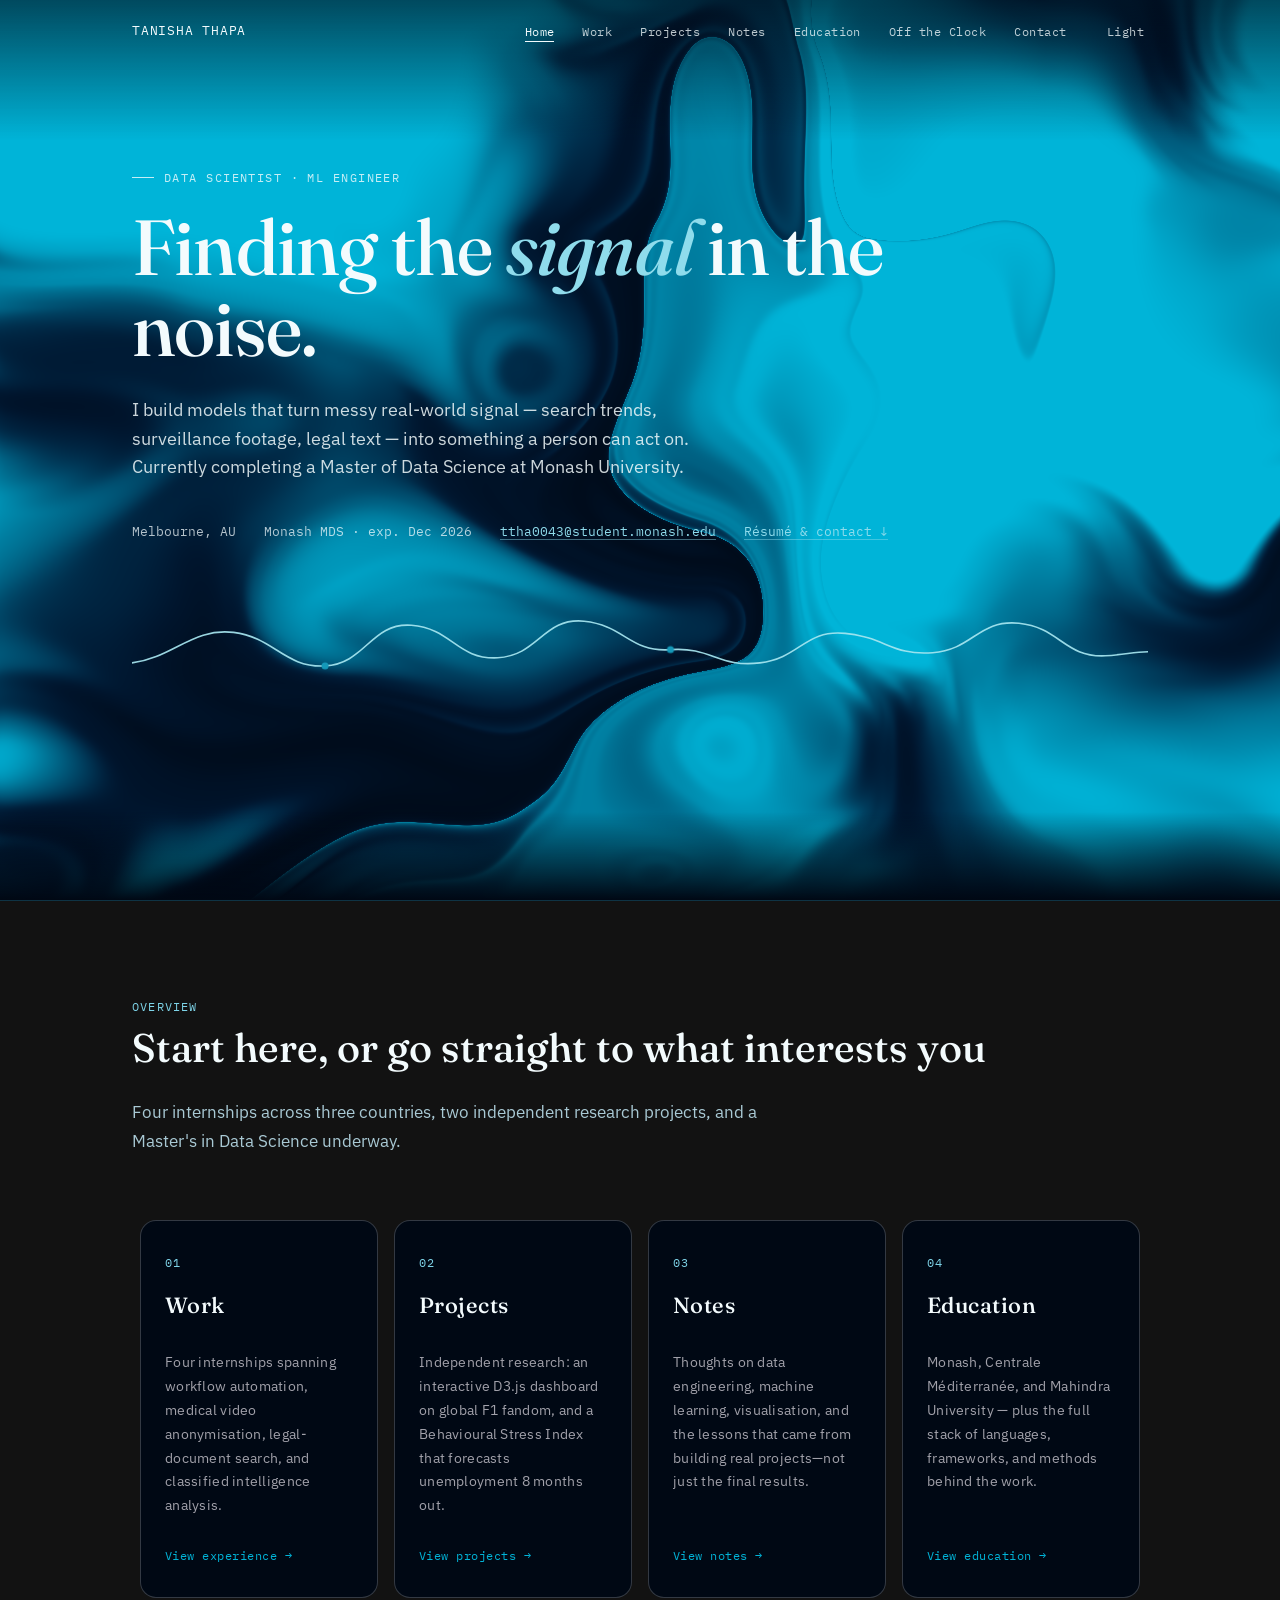
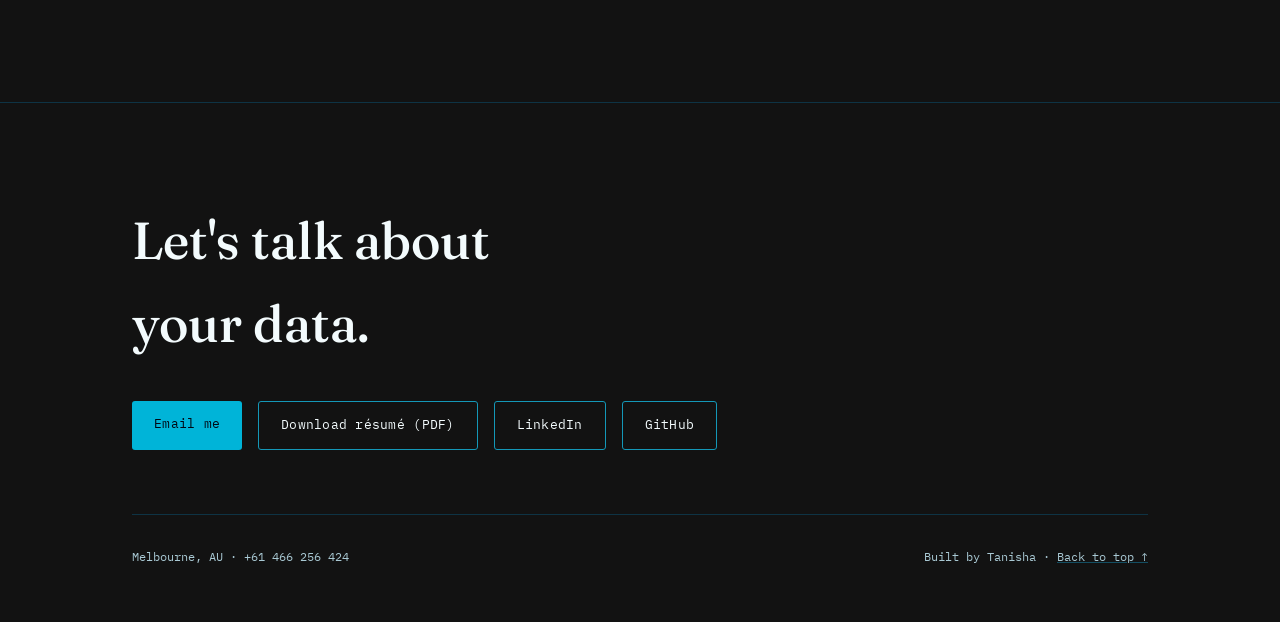
<file: index.html>
<!DOCTYPE html>
<html lang="en">
<head>
<meta charset="UTF-8">
<meta name="viewport" content="width=device-width, initial-scale=1.0">
<title>Tanisha Thapa — Data Scientist / ML Engineer</title>
<meta name="description" content="Portfolio and résumé of Tanisha Thapa, data scientist and ML engineer working across time series, NLP, and computer vision.">
<link rel="stylesheet" href="styles.css">
<script>try{if(localStorage.getItem('theme')==='light')document.documentElement.setAttribute('data-theme','light')}catch(e){}</script>
</head>
<body>

<header class="nav on-hero">
  <div class="nav-inner">
    <a href="index.html" class="nav-name">TANISHA THAPA</a>
    <ul class="nav-links">
      <li><a href="index.html" class="active">Home</a></li>
      <li><a href="work.html">Work</a></li>
      <li><a href="projects.html">Projects</a></li>
      <li><a href="notes.html">Notes</a></li>
      <li><a href="education.html">Education</a></li>
      <li><a href="off-the-clock.html" >Off the Clock</a></li>
      <li><a href="#contact">Contact</a></li>
    </ul>
  </div>
</header>

<main id="top">

  <section class="hero hero-ocean">
    <div class="hero-gradient" aria-hidden="true">
      <canvas id="hero-gradient-canvas"></canvas>
    </div>
    <div class="wrap">
      <p class="eyebrow">Data Scientist · ML Engineer</p>
      <h1 class="headline">Finding the <em>signal</em> in the noise.</h1>
      <p class="hero-sub">I build models that turn messy real-world signal — search trends, surveillance footage, legal text — into something a person can act on. Currently completing a Master of Data Science at Monash University.</p>
      <div class="hero-meta">
        <span>Melbourne, AU</span>
        <span>Monash MDS · exp. Dec 2026</span>
        <span><a href="mailto:ttha0043@student.monash.edu">ttha0043@student.monash.edu</a></span>
        <span><a href="#contact">Résumé &amp; contact ↓</a></span>
      </div>

      <svg class="signal-line" viewBox="0 0 1000 90" preserveAspectRatio="none" aria-hidden="true">
        <path d="M0,55 C40,50 60,20 100,25 C140,30 150,60 190,58 L190,58 C230,56 235,15 275,18 C315,21 320,52 360,50
                 C400,48 405,10 445,14 C485,18 490,45 530,42 L530,42 C570,39 578,60 618,55 C658,50 662,22 702,26
                 C742,30 748,48 788,45 C828,42 833,12 873,16 C913,20 918,50 958,48 C978,47 985,44 1000,44"/>
        <circle class="seam" cx="190" cy="58" r="3.5" style="animation-delay:1.1s"/>
        <circle class="seam" cx="530" cy="42" r="3.5" style="animation-delay:1.6s"/>
      </svg>
    </div>
  </section>

  <section>
    <div class="wrap">
    
    <div class="section-head reveal">
    <div>
        <p class="section-tag">Overview</p>
        <h2 class="section-title">
            Start here, or go straight to what interests you
        </h2>
        <p class="section-note">
            Four internships across three countries, two independent research projects, and a Master's in Data Science underway.
        </p>
    </div>

</div>

      <div class="teaser-grid reveal">
        <div class="teaser-hover" aria-hidden="true"></div>
        <a class="teaser-card" href="work.html">
          <div class="teaser-surface">
            <p class="teaser-num">01</p>
            <h3 class="teaser-title">Work</h3>
            <p>Four internships spanning workflow automation, medical video anonymisation, legal-document search, and classified intelligence analysis.</p>
            <span class="teaser-link">View experience →</span>
          </div>
        </a>
        <a class="teaser-card" href="projects.html">
          <div class="teaser-surface">
            <p class="teaser-num">02</p>
            <h3 class="teaser-title">Projects</h3>
            <p>Independent research: an interactive D3.js dashboard on global F1 fandom, and a Behavioural Stress Index that forecasts unemployment 8 months out.</p>
            <span class="teaser-link">View projects →</span>
          </div>
        </a>
        <a class="teaser-card" href="notes.html">
          <div class="teaser-surface">
            <p class="teaser-num">03</p>
            <h3 class="teaser-title">Notes</h3>
            <p>Thoughts on data engineering, machine learning, visualisation, and the lessons that came from building real projects—not just the final results.</p>
            <span class="teaser-link">View notes →</span>
          </div>
        </a>
        <a class="teaser-card" href="education.html">
          <div class="teaser-surface">
            <p class="teaser-num">04</p>
            <h3 class="teaser-title">Education</h3>
            <p>Monash, Centrale Méditerranée, and Mahindra University — plus the full stack of languages, frameworks, and methods behind the work.</p>
            <span class="teaser-link">View education →</span>
          </div>
        </a>
      </div>
    </div>
  </section>

  <footer id="contact">
    <div class="wrap">
      <h2 class="footer-headline reveal">Let's talk about your data.</h2>
      <div class="footer-actions reveal">
        <a class="btn btn-primary" href="mailto:ttha0043@student.monash.edu">Email me</a>
        <a class="btn btn-ghost" href="Tanisha_Thapa_Resume.pdf" download>Download résumé (PDF)</a>
        <a class="btn btn-ghost" href="https://www.linkedin.com/in/tanisha-thapa-26b1b5231/" target="_blank" rel="noopener">LinkedIn</a>
        <a class="btn btn-ghost" href="https://github.com/dead-phoenix" target="_blank" rel="noopener">GitHub</a>
      </div>
      <div class="footer-bottom">
        <span>Melbourne, AU · +61 466 256 424</span>
        <span>Built by Tanisha · <a href="#top">Back to top ↑</a></span>
      </div>
    </div>
  </footer>

</main>

<script src="script.js"></script>
</body>
</html>
</file>
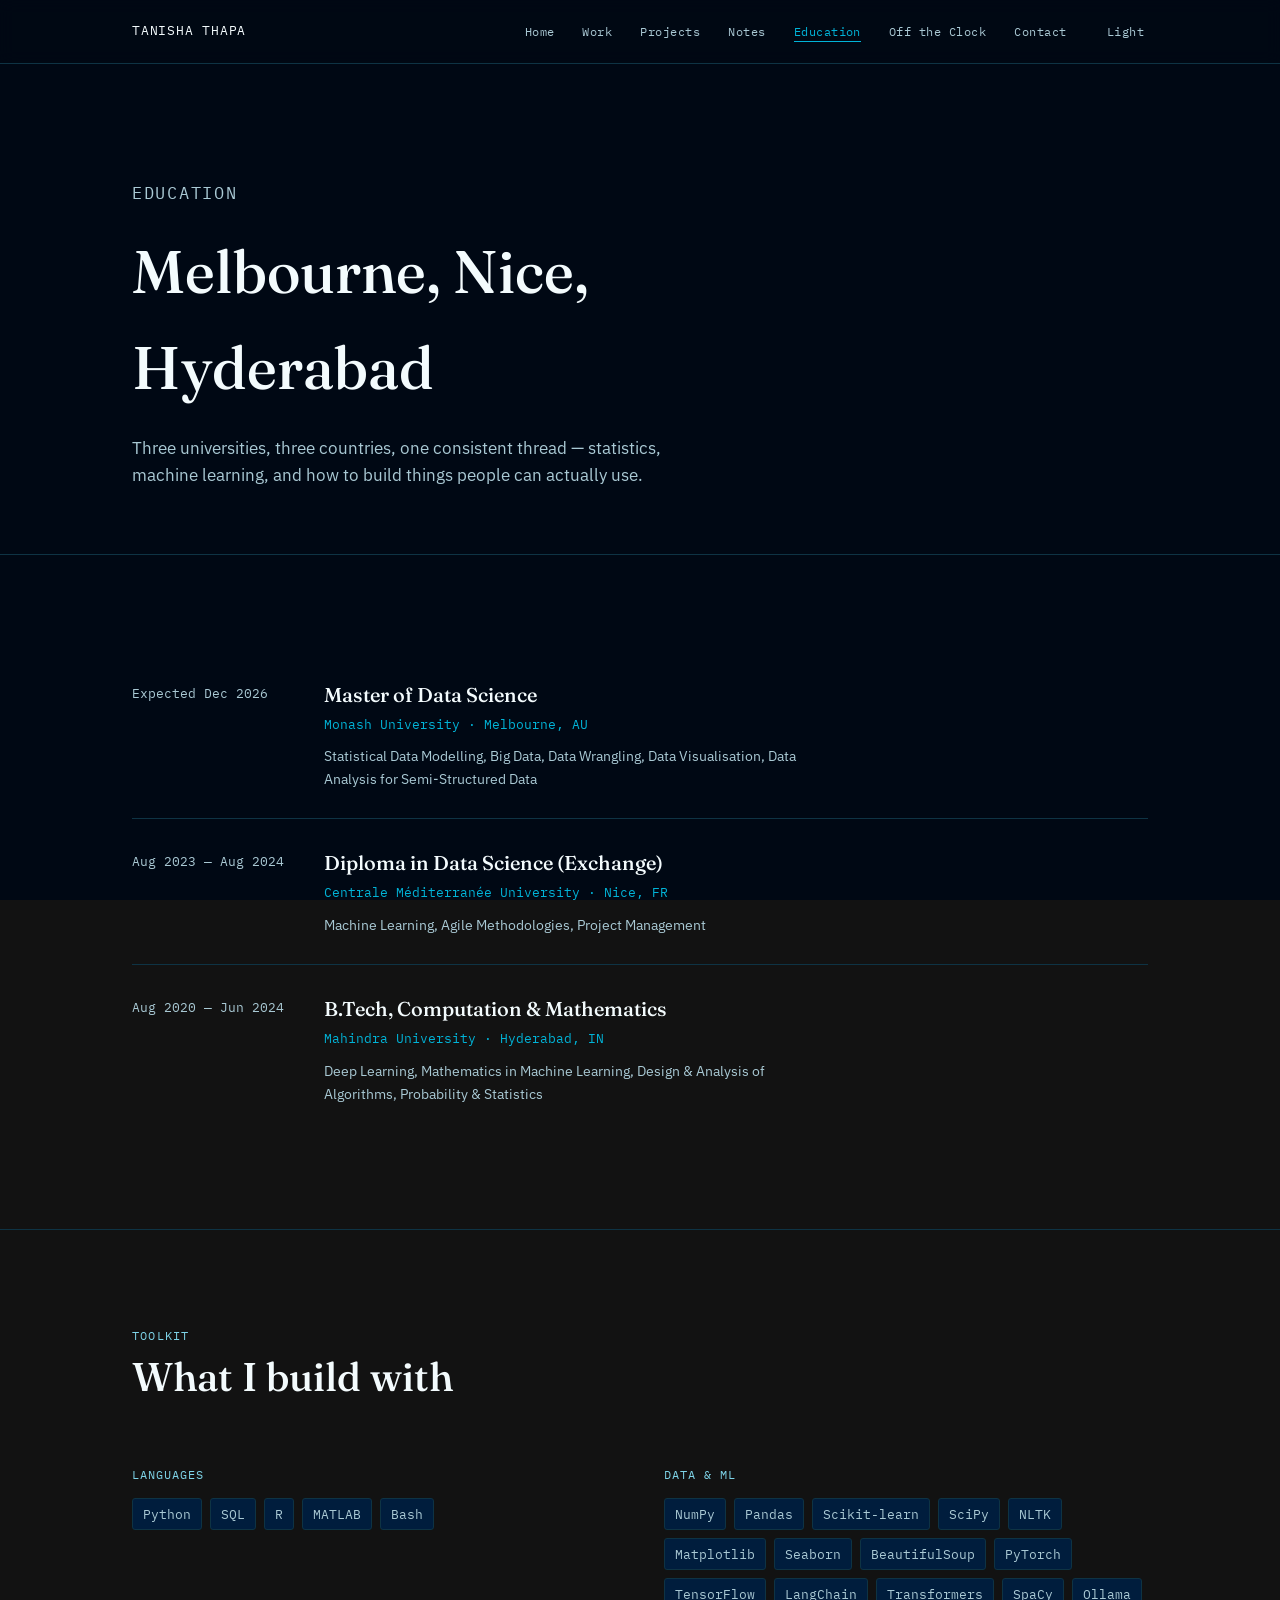
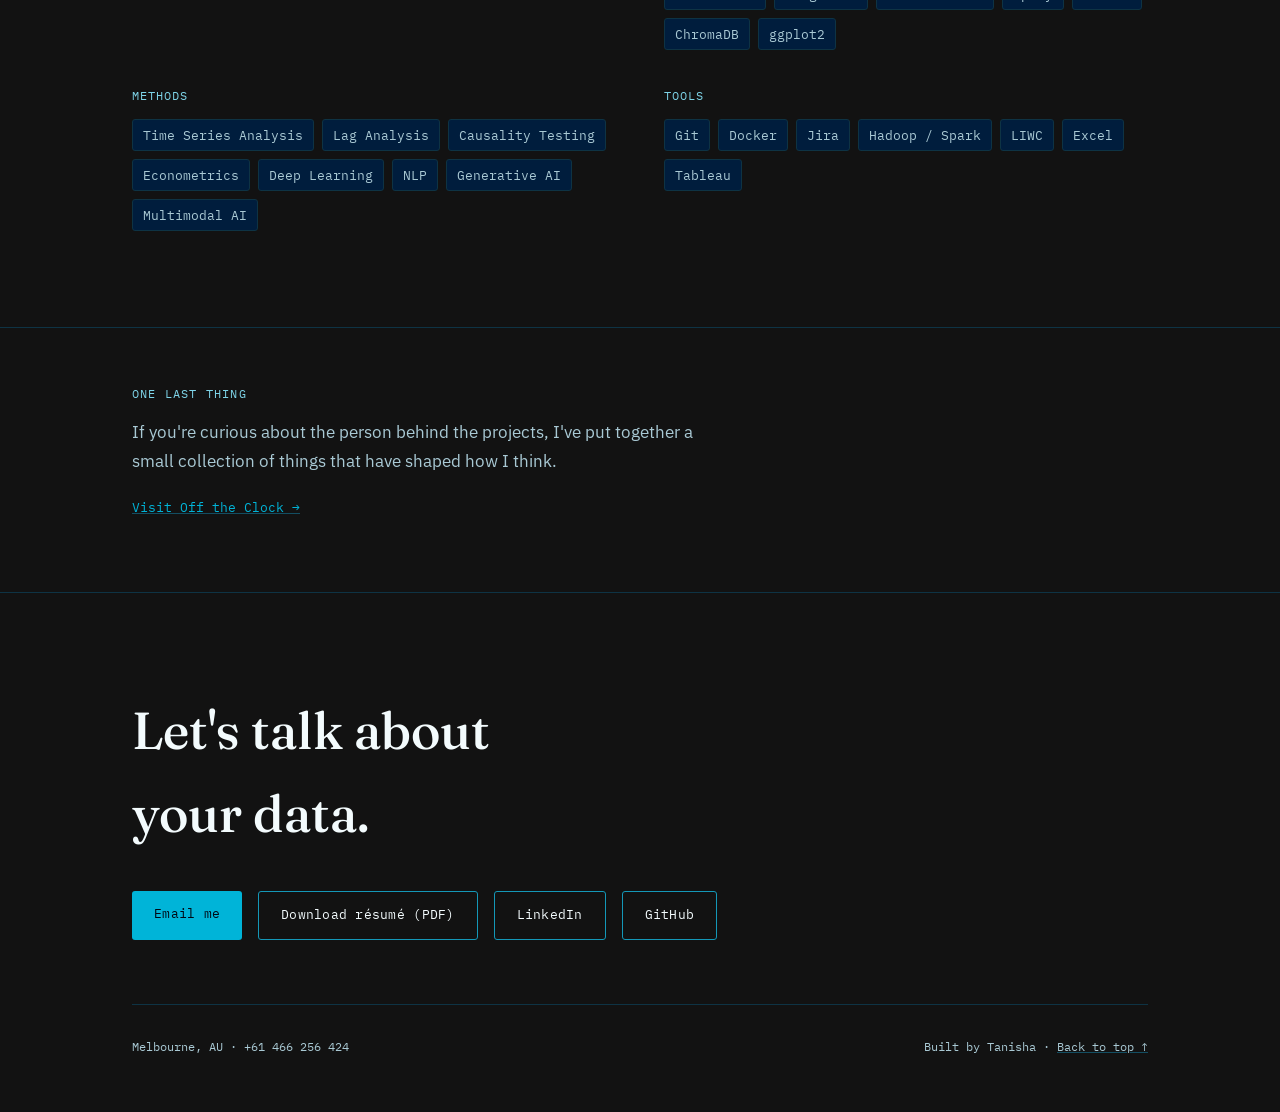
<file: education.html>
<!DOCTYPE html>
<html lang="en">
<head>
<meta charset="UTF-8">
<meta name="viewport" content="width=device-width, initial-scale=1.0">
<title>Education — Tanisha Thapa</title>
<meta name="description" content="Education and technical toolkit of Tanisha Thapa: Monash University, Centrale Méditerranée University, and Mahindra University.">
<link rel="stylesheet" href="styles.css">
<script>try{if(localStorage.getItem('theme')==='light')document.documentElement.setAttribute('data-theme','light')}catch(e){}</script>
</head>
<body>

<header class="nav">
  <div class="nav-inner">
    <a href="index.html" class="nav-name">TANISHA THAPA</a>
    <ul class="nav-links">
      <li><a href="index.html">Home</a></li>
      <li><a href="work.html">Work</a></li>
      <li><a href="projects.html">Projects</a></li>
      <li><a href="notes.html">Notes</a></li>
      <li><a href="education.html" class="active">Education</a></li>
      <li><a href="off-the-clock.html" >Off the Clock</a></li>
      <li><a href="#contact">Contact</a></li>
    </ul>
  </div>
</header>

<main>

  <div class="page-header">
    <div class="wrap">
      <p class="section-tag reveal">Education</p>
      <h1 class="reveal">Melbourne, Nice, Hyderabad</h1>
      <p class="reveal">Three universities, three countries, one consistent thread — statistics, machine learning, and how to build things people can actually use.</p>
    </div>
  </div>

  <section style="border-top:none;">
    <div class="wrap">

      <div class="edu-item reveal">
        <div class="edu-dates">Expected Dec 2026</div>
        <div>
          <div class="edu-degree">Master of Data Science</div>
          <div class="edu-school">Monash University · Melbourne, AU</div>
          <p class="edu-courses">Statistical Data Modelling, Big Data, Data Wrangling, Data Visualisation, Data Analysis for Semi-Structured Data</p>
        </div>
      </div>

      <div class="edu-item reveal">
        <div class="edu-dates">Aug 2023 — Aug 2024</div>
        <div>
          <div class="edu-degree">Diploma in Data Science (Exchange)</div>
          <div class="edu-school">Centrale Méditerranée University · Nice, FR</div>
          <p class="edu-courses">Machine Learning, Agile Methodologies, Project Management</p>
        </div>
      </div>

      <div class="edu-item reveal">
        <div class="edu-dates">Aug 2020 — Jun 2024</div>
        <div>
          <div class="edu-degree">B.Tech, Computation &amp; Mathematics</div>
          <div class="edu-school">Mahindra University · Hyderabad, IN</div>
          <p class="edu-courses">Deep Learning, Mathematics in Machine Learning, Design &amp; Analysis of Algorithms, Probability &amp; Statistics</p>
        </div>
      </div>

    </div>
  </section>

  <section>
    <div class="wrap">
      <div class="section-head reveal">
        <div>
          <p class="section-tag">Toolkit</p>
          <h2 class="section-title">What I build with</h2>
        </div>
      </div>

      <div class="skill-groups reveal">
        <div>
          <p class="skill-group-title">Languages</p>
          <div class="tags">
            <span class="tag">Python</span><span class="tag">SQL</span><span class="tag">R</span><span class="tag">MATLAB</span><span class="tag">Bash</span>
          </div>
        </div>
        <div>
          <p class="skill-group-title">Data &amp; ML</p>
          <div class="tags">
            <span class="tag">NumPy</span><span class="tag">Pandas</span><span class="tag">Scikit-learn</span><span class="tag">SciPy</span><span class="tag">NLTK</span><span class="tag">Matplotlib</span><span class="tag">Seaborn</span><span class="tag">BeautifulSoup</span><span class="tag">PyTorch</span><span class="tag">TensorFlow</span><span class="tag">LangChain</span><span class="tag">Transformers</span><span class="tag">SpaCy</span><span class="tag">Ollama</span><span class="tag">ChromaDB</span><span class="tag">ggplot2</span>
          </div>
        </div>
        <div>
          <p class="skill-group-title">Methods</p>
          <div class="tags">
            <span class="tag">Time Series Analysis</span><span class="tag">Lag Analysis</span><span class="tag">Causality Testing</span><span class="tag">Econometrics</span><span class="tag">Deep Learning</span><span class="tag">NLP</span><span class="tag">Generative AI</span><span class="tag">Multimodal AI</span>
          </div>
        </div>
        <div>
          <p class="skill-group-title">Tools</p>
          <div class="tags">
            <span class="tag">Git</span><span class="tag">Docker</span><span class="tag">Jira</span><span class="tag">Hadoop / Spark</span><span class="tag">LIWC</span><span class="tag">Excel</span><span class="tag">Tableau</span>
          </div>
        </div>
      </div>
    </div>
  </section>

  <section class="offclock-note reveal">
  <div class="wrap">

    <p class="section-tag">One last thing</p>

    <p class="offclock-note-text">
      If you're curious about the person behind the projects, I've put together
      a small collection of things that have shaped how I think.
    </p>

    <a href="off-the-clock.html" class="project-link">
      Visit Off the Clock →
    </a>

  </div>
</section>

  <footer id="contact">
    <div class="wrap">
      <h2 class="footer-headline reveal">Let's talk about your data.</h2>
      <div class="footer-actions reveal">
        <a class="btn btn-primary" href="mailto:ttha0043@student.monash.edu">Email me</a>
        <a class="btn btn-ghost" href="Tanisha_Thapa_Resume.pdf" download>Download résumé (PDF)</a>
        <a class="btn btn-ghost" href="https://www.linkedin.com/in/tanisha-thapa-26b1b5231/" target="_blank" rel="noopener">LinkedIn</a>
        <a class="btn btn-ghost" href="https://github.com/dead-phoenix" target="_blank" rel="noopener">GitHub</a>
      </div>
      <div class="footer-bottom">
        <span>Melbourne, AU · +61 466 256 424</span>
        <span>Built by Tanisha · <a href="#top">Back to top ↑</a></span>
      </div>
    </div>
  </footer>

</main>

<script src="script.js"></script>
</body>
</html>
</file>
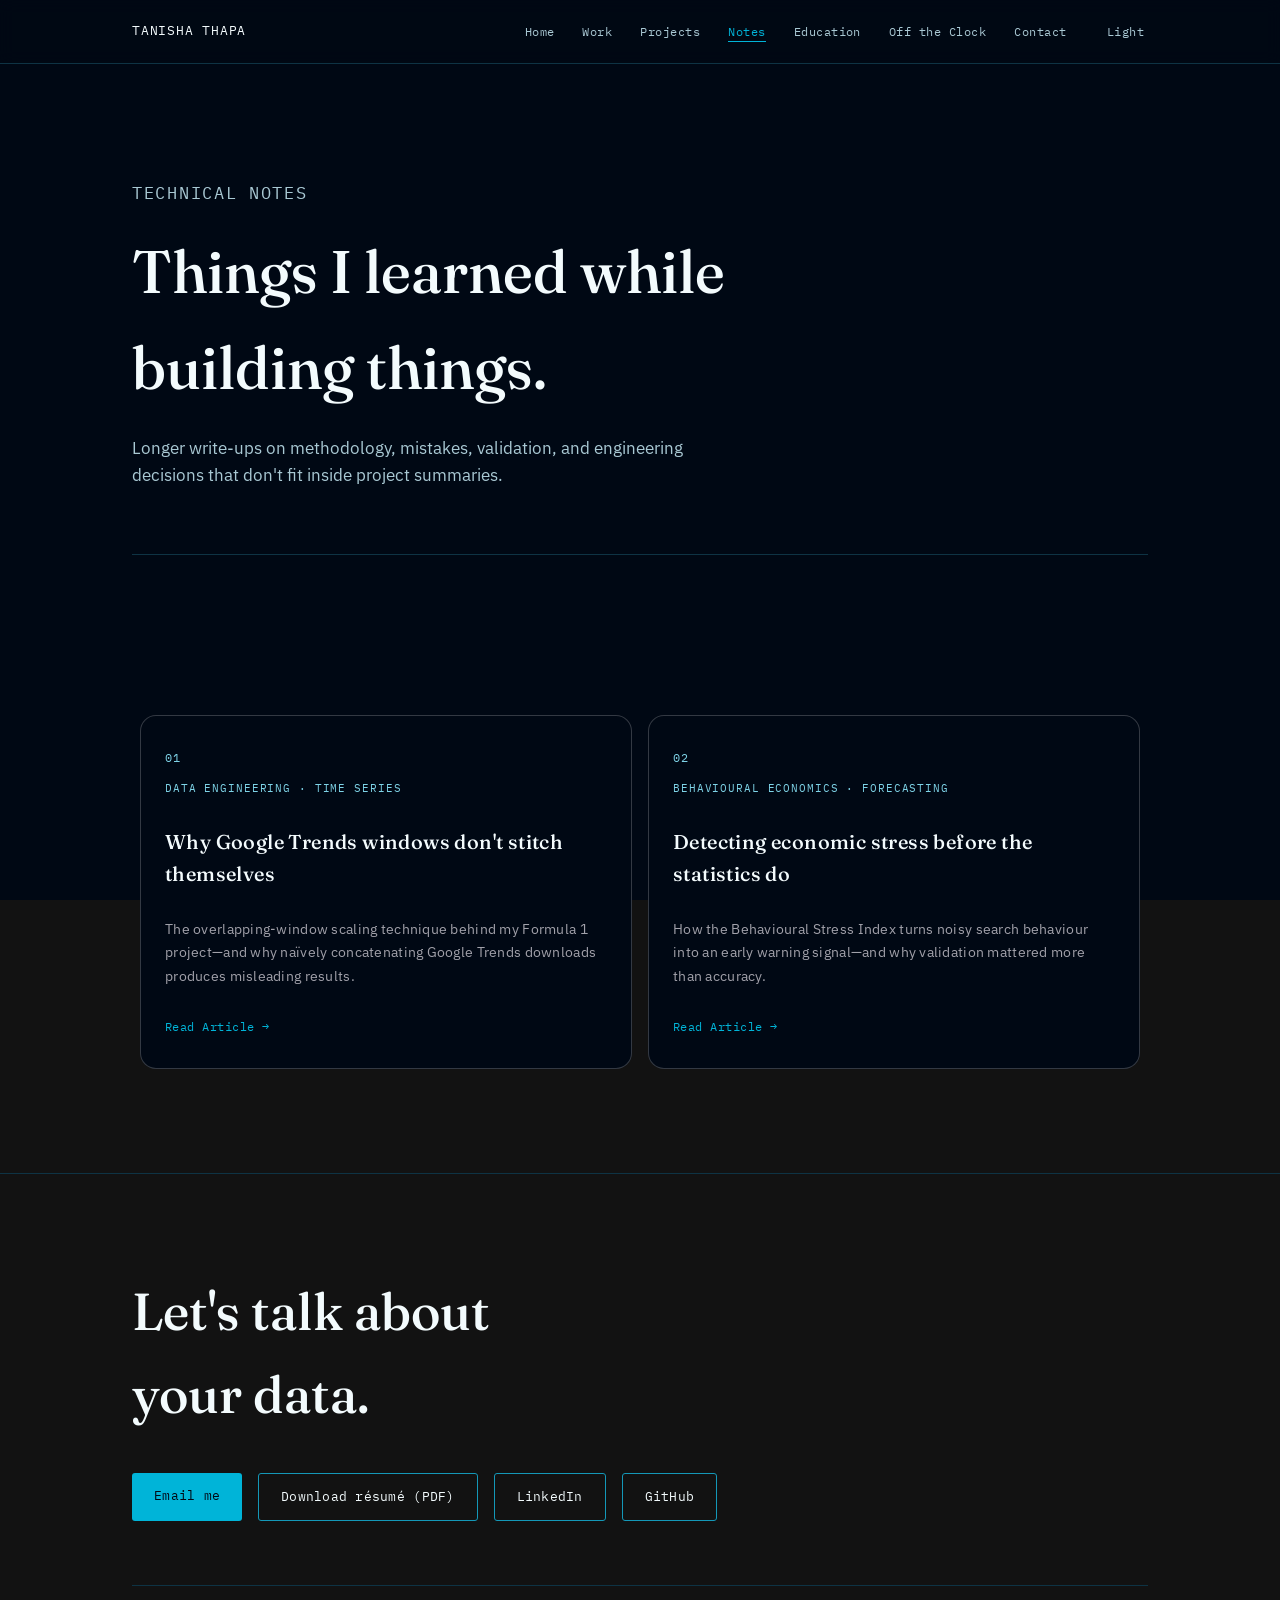
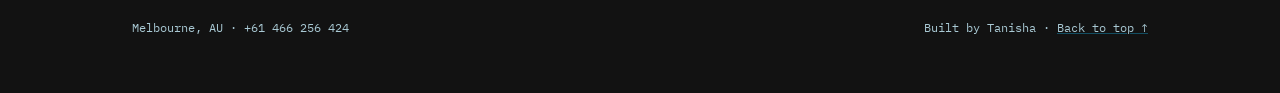
<file: notes.html>
<!DOCTYPE html>
<html lang="en">
<head>
<meta charset="UTF-8">
<meta name="viewport" content="width=device-width, initial-scale=1.0">
<title>Education — Tanisha Thapa</title>
<meta name="description" content="Education and technical toolkit of Tanisha Thapa: Monash University, Centrale Méditerranée University, and Mahindra University.">
<link rel="stylesheet" href="styles.css">
<script>try{if(localStorage.getItem('theme')==='light')document.documentElement.setAttribute('data-theme','light')}catch(e){}</script>
</head>
<body>

    <header class="nav">
        <div class="nav-inner">
            <a href="index.html" class="nav-name">TANISHA THAPA</a>
            <ul class="nav-links">
                <li><a href="index.html">Home</a></li>
                <li><a href="work.html">Work</a></li>
                <li><a href="projects.html">Projects</a></li>
                <li><a href="notes.html" class="active">Notes</a></li>
                <li><a href="education.html">Education</a></li>
                <li><a href="off-the-clock.html">Off the Clock</a></li>
                <li><a href="#contact">Contact</a></li>
            </ul>
        </div>
    </header>

    <main>

            <div class="wrap">

                <div class="page-header reveal">
                    <p class="section-tag">Technical Notes</p>
                    <h1>Things I learned while building things.</h1>
                    <p>
                        Longer write-ups on methodology, mistakes, validation,
                        and engineering decisions that don't fit inside project summaries.
                    </p>
                </div>
        <section>
                <div class="notes-grid reveal">
                    <div class="teaser-hover" aria-hidden="true"></div>
                    <a class="note-card" href="notes/google-trends.html">
                        <div class="note-surface">
                            <p class="note-num">01</p>
                            <p class="note-topic">Data Engineering · Time Series</p>
                            <h3 class="note-title">Why Google Trends windows don't stitch themselves</h3>
                            <p>The overlapping-window scaling technique behind my Formula 1 project—and why naïvely concatenating Google Trends downloads produces misleading results.</p>
                            <p class="note-status">Read Article →</p>
                        </div>
                    </a>
                    <a class="note-card" href="notes/bsi.html">
                        <div class="note-surface">
                            <p class="note-num">02</p>
                            <p class="note-topic">Behavioural Economics · Forecasting</p>
                            <h3 class="note-title">Detecting economic stress before the statistics do</h3>
                            <p>How the Behavioural Stress Index turns noisy search behaviour into an early warning signal—and why validation mattered more than accuracy.</p>
                            <p class="note-status">Read Article →</p>
                        </div>
                    </a>
                </div>

            </div>
        </section>

    <footer id="contact">
            <div class="wrap">
                <h2 class="footer-headline reveal">Let's talk about your data.</h2>
                <div class="footer-actions reveal">
                    <a class="btn btn-primary" href="mailto:ttha0043@student.monash.edu">Email me</a>
                    <a class="btn btn-ghost" href="Tanisha_Thapa_Resume.pdf" download>Download résumé (PDF)</a>
                    <a class="btn btn-ghost" href="https://www.linkedin.com/in/tanisha-thapa-26b1b5231/" target="_blank"
                        rel="noopener">LinkedIn</a>
                    <a class="btn btn-ghost" href="https://github.com/dead-phoenix" target="_blank"
                        rel="noopener">GitHub</a>
                </div>
                <div class="footer-bottom">
                    <span>Melbourne, AU · +61 466 256 424</span>
                    <span>Built by Tanisha · <a href="#top">Back to top ↑</a></span>
                </div>
            </div>
        </footer>

    </main>

<script src="script.js"></script>
</body>
</html>
</file>
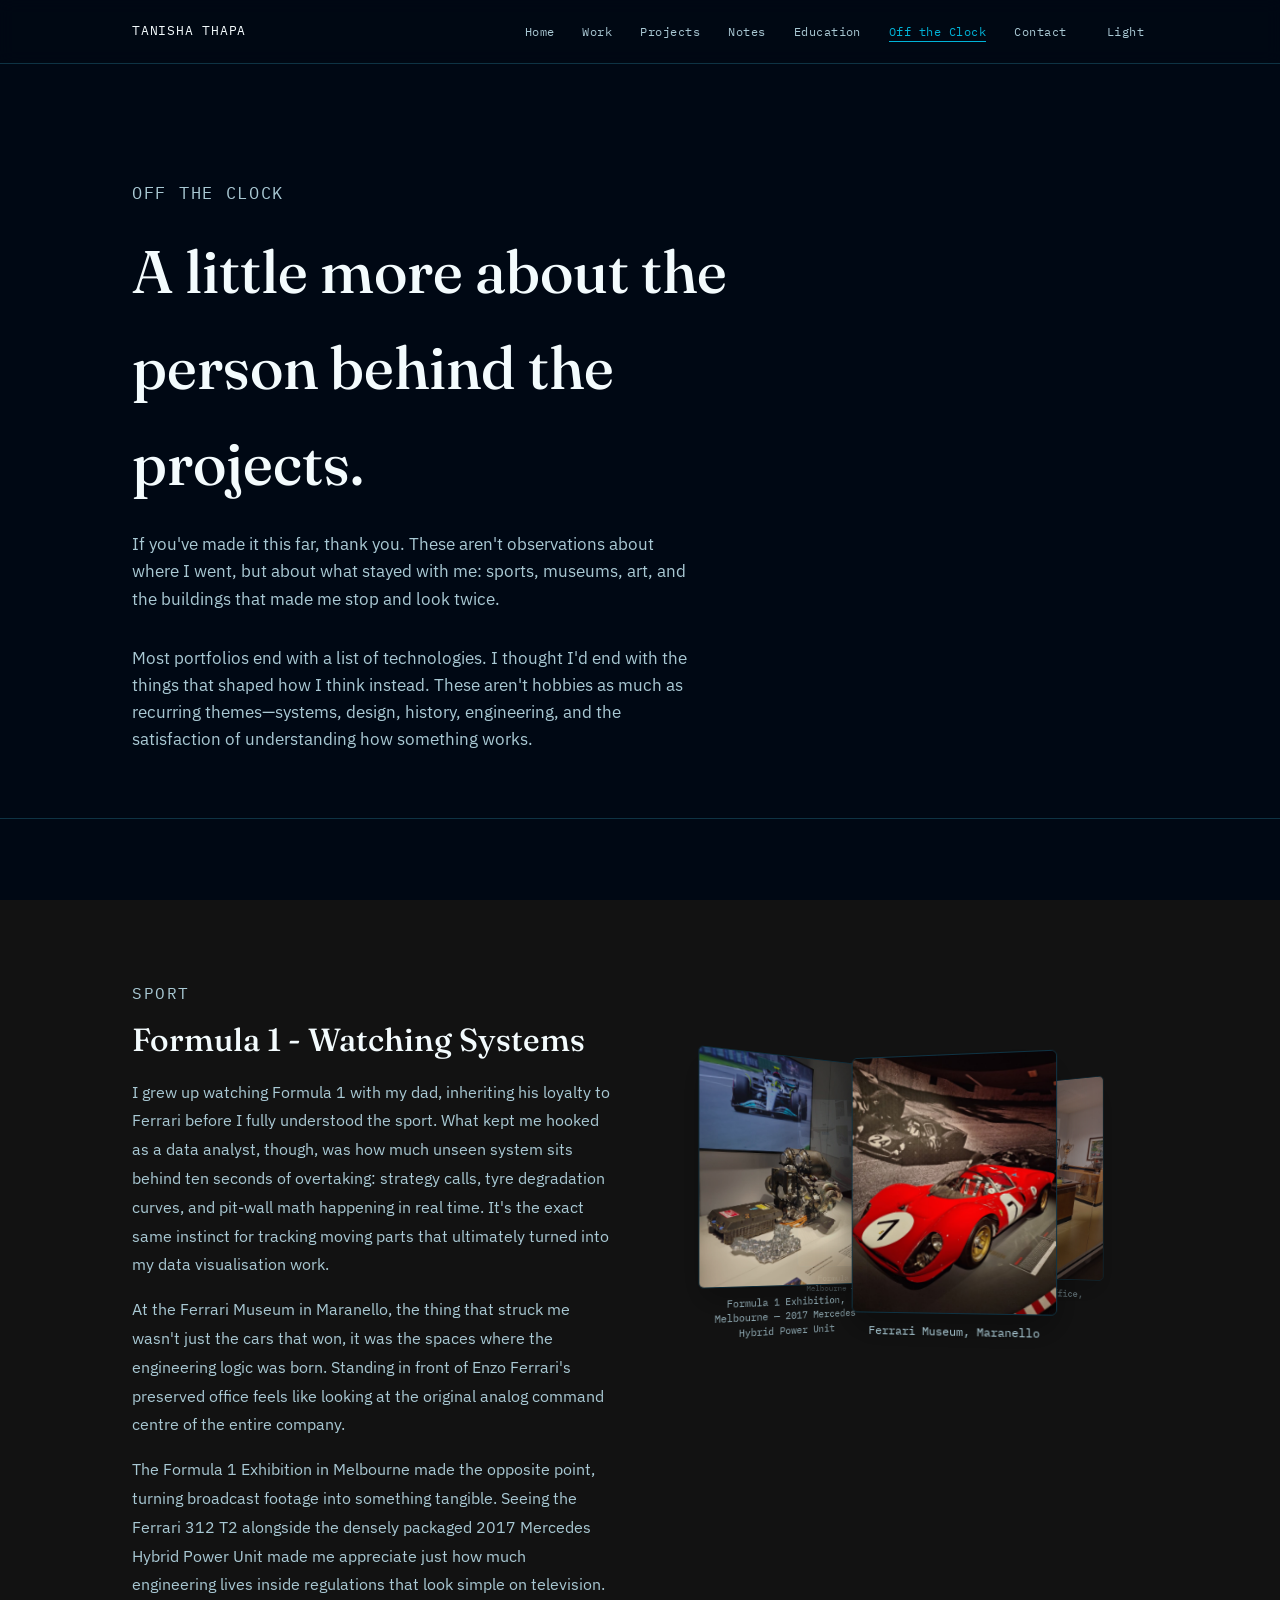
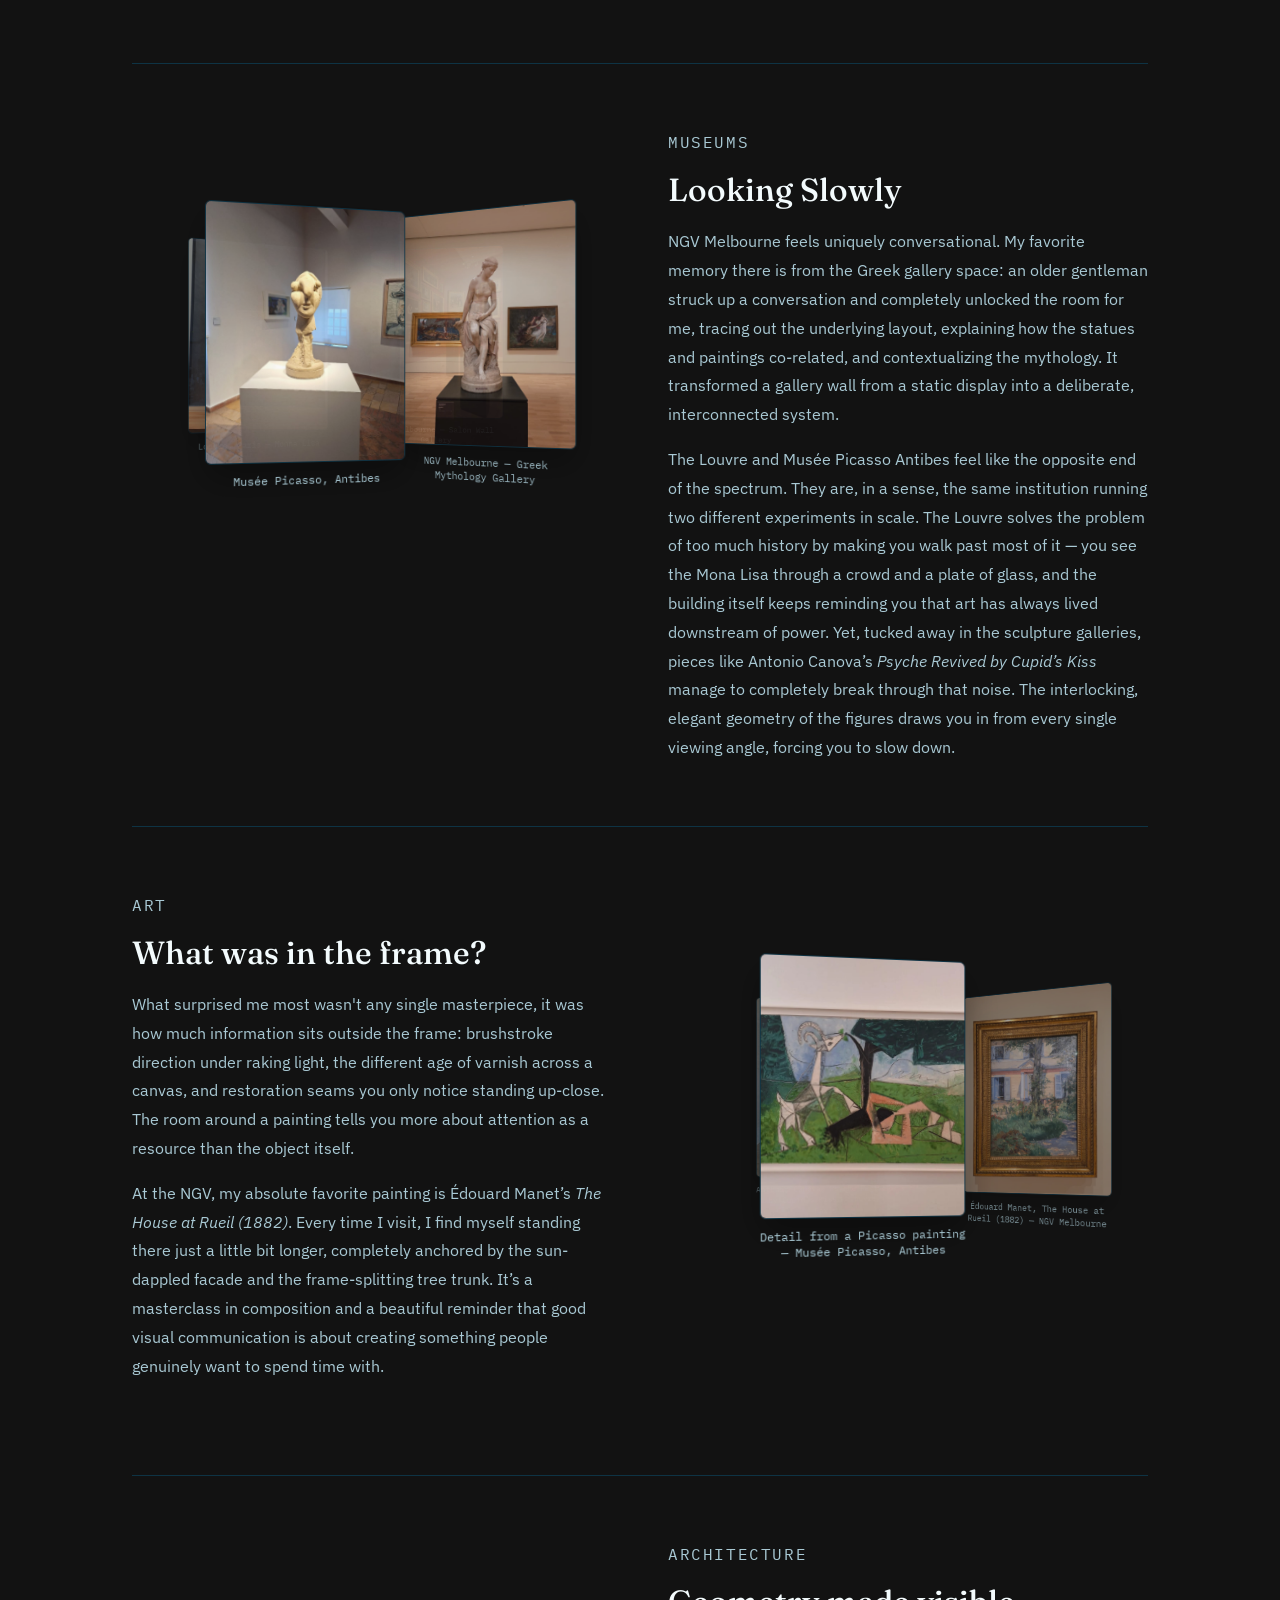
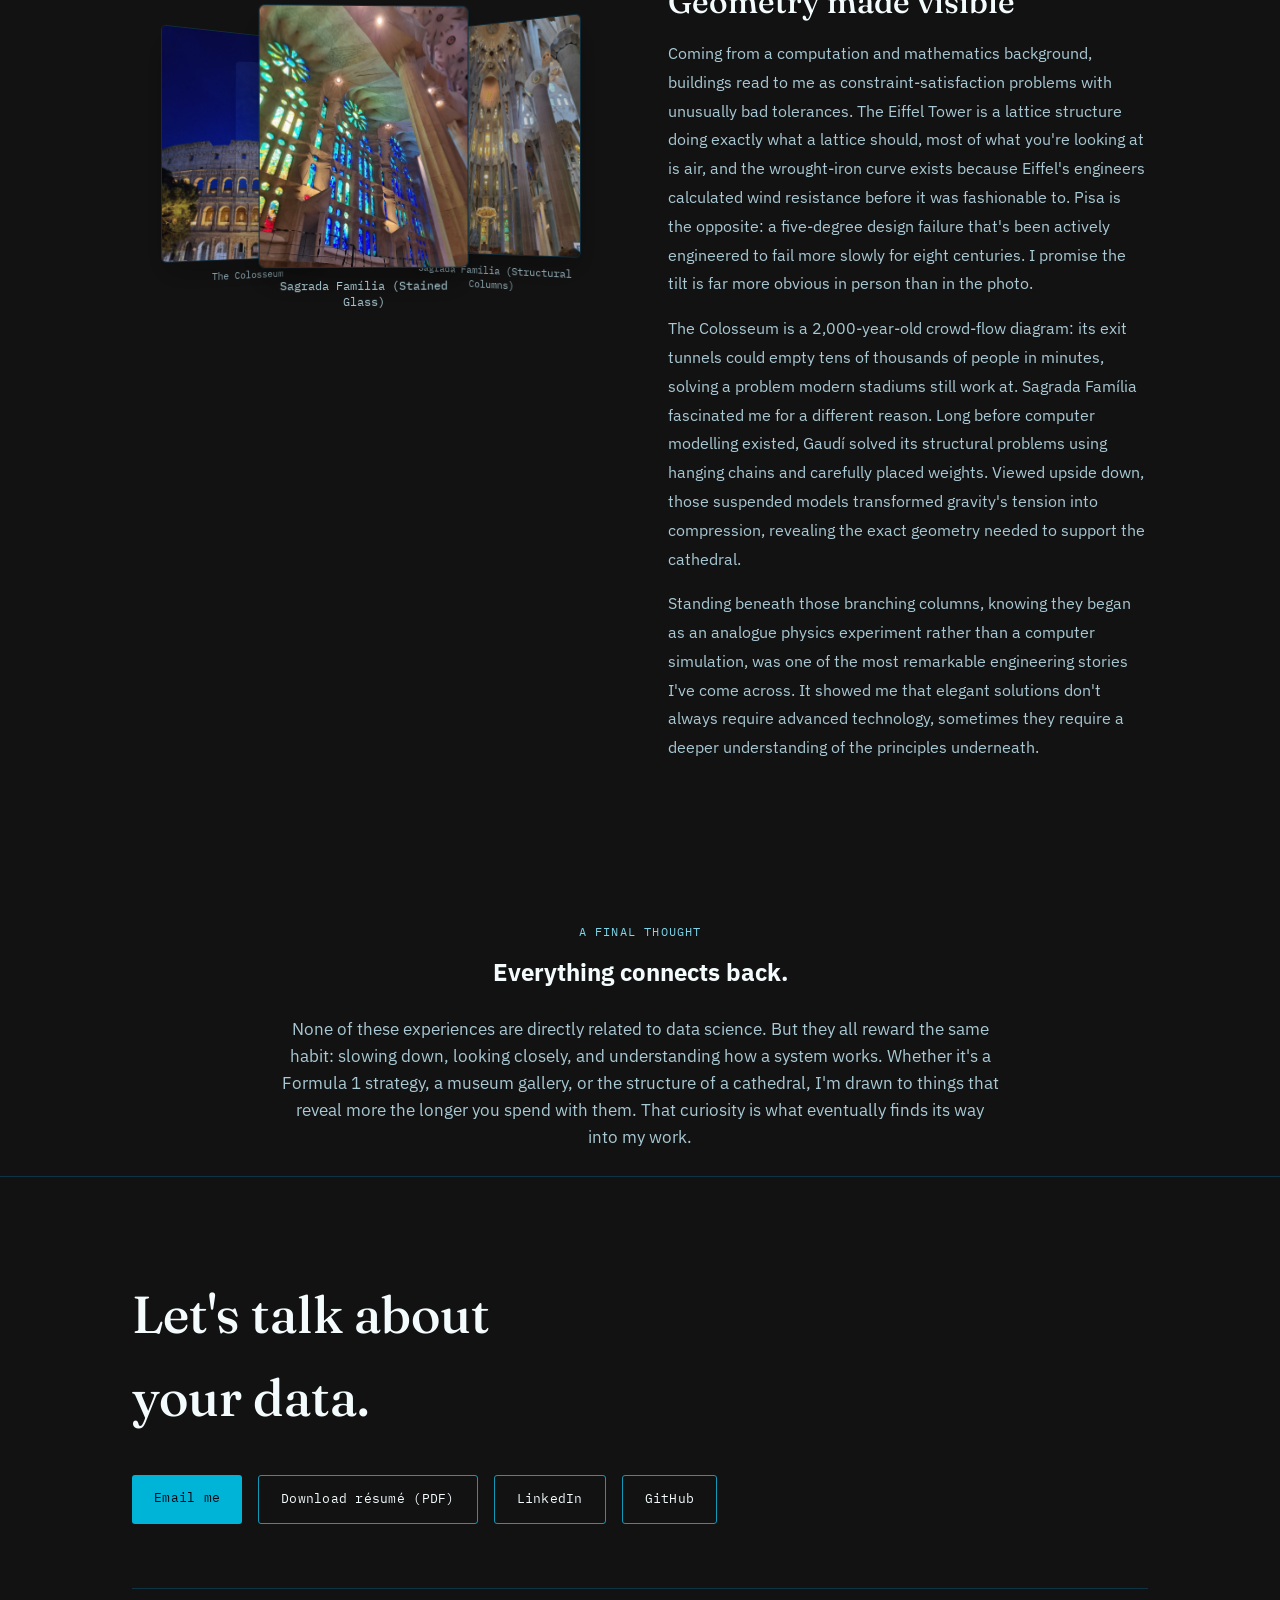
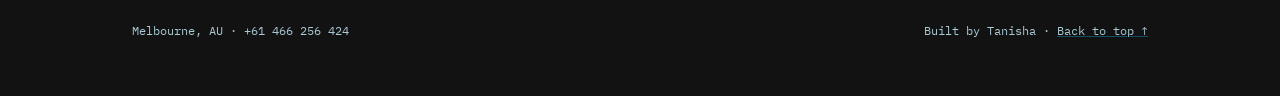
<file: off-the-clock.html>
<!DOCTYPE html>
<html lang="en">

<head>
    <meta charset="UTF-8">
    <meta name="viewport" content="width=device-width, initial-scale=1.0">
    <title>Off The Clock — Tanisha Thapa</title>
    <meta name="description"
        content="A little more about the person behind the projects — notes on sport, museums, art, and architecture.">
    <link rel="stylesheet" href="styles.css">
<script>try{if(localStorage.getItem('theme')==='light')document.documentElement.setAttribute('data-theme','light')}catch(e){}</script>
</head>

<body>

    <header class="nav">
        <div class="nav-inner">
            <a href="index.html" class="nav-name">TANISHA THAPA</a>
            <ul class="nav-links">
                <li><a href="index.html">Home</a></li>
                <li><a href="work.html">Work</a></li>
                <li><a href="projects.html">Projects</a></li>
                <li><a href="notes.html">Notes</a></li>
                <li><a href="education.html">Education</a></li>
                <li><a href="off-the-clock.html" class="active">Off the Clock</a></li>
                <li><a href="index.html#contact">Contact</a></li>
            </ul>
        </div>
    </header>

    <main>

        <div class="page-header">
            <div class="wrap">
                <p class="section-tag reveal">Off the Clock</p>

                <h1 class="reveal">
                    A little more about the person behind the projects.
                </h1>

                <p class="reveal">
                    If you've made it this far, thank you. These aren't observations
                    about where I went, but about what stayed with me: sports,
                    museums, art, and the buildings that made me stop and look twice.
                </p>

                <p class="reveal" style="margin-top:32px; max-width:58ch;">
                    Most portfolios end with a list of technologies. I thought I'd end
                    with the things that shaped how I think instead. These aren't
                    hobbies as much as recurring themes—systems, design, history,
                    engineering, and the satisfaction of understanding how something
                    works.
                </p>

            </div>
        </div>

        <section style="border-top:none; padding-bottom:0;">
            <div class="wrap">

                <!-- SPORT ROW -->
                <div class="clock-row reveal">
                    <div class="clock-text">
                        <p class="section-tag">Sport</p>
                        <h2>Formula 1 - Watching Systems</h2>
                        <p>I grew up watching Formula 1 with my dad, inheriting his loyalty to Ferrari before
                            I fully understood the sport. What kept me hooked as a data analyst, though, was how much
                            unseen system sits behind ten seconds of overtaking: strategy calls, tyre degradation
                            curves, and pit-wall math happening in real time. It's the exact same instinct for tracking
                            moving parts that ultimately turned into my data visualisation work.</p>
                        <p>
                            At the Ferrari Museum in Maranello, the thing that struck me wasn't just
                            the cars that won, it was the spaces where the engineering logic was
                            born. Standing in front of Enzo Ferrari's preserved office feels like
                            looking at the original analog command centre of the entire company.
                        </p>
                        <p>
                            The Formula 1 Exhibition in Melbourne made the opposite point, turning
                            broadcast footage into something tangible. Seeing the Ferrari 312 T2
                            alongside the densely packaged 2017 Mercedes Hybrid Power Unit made me
                            appreciate just how much engineering lives inside regulations that look
                            simple on television.
                        </p>
                    </div>
                    <div class="clock-photos">
                        <div class="carousel">
                            <div class="carousel-slide active">
                                <img src="photos/Ferrari Museum 2.jpeg"
                                    alt="Classic red Ferrari race car at the Ferrari Museum, Maranello">
                                <p class="carousel-caption">Ferrari Museum, Maranello</p>
                            </div>
                            <div class="carousel-slide">
                                <img src="photos/Ferrari Museum.jpeg"
                                    alt="Enzo Ferrari's preserved historic office and command center at the Ferrari Museum">
                                <p class="carousel-caption">Enzo Ferrari's Office, Maranello</p>
                            </div>
                            <div class="carousel-slide">
                                <img src="photos/F1 exh.jpeg"
                                    alt="Ferrari 312 T2 historic chassis display at the F1 Exhibition">
                                <p class="carousel-caption">Formula 1 Exhibition, Melbourne — Ferrari 312 T2</p>
                            </div>
                            <div class="carousel-slide">
                                <img src="photos/F1 exhibition Melbourne.jpeg"
                                    alt="2017 Mercedes Hybrid Power Unit engine block assembly">
                                <p class="carousel-caption">Formula 1 Exhibition, Melbourne — 2017 Mercedes Hybrid Power Unit</p>
                            </div>
                            <div class="carousel-nav">
                                <button class="carousel-btn carousel-prev" aria-label="Previous photo">←</button>
                                <span class="carousel-counter">1 / 4</span>
                                <button class="carousel-btn carousel-next" aria-label="Next photo">→</button>
                            </div>
                        </div>
                    </div>
                </div>

                <!-- MUSEUMS ROW -->
                <div class="clock-row reveal reverse">
                    <div class="clock-text">
                        <p class="section-tag">Museums</p>
                        <h2>Looking Slowly</h2>
                        <p>NGV Melbourne feels uniquely conversational. My favorite memory there is from
                            the Greek gallery space: an older gentleman struck up a conversation and completely unlocked
                            the room for me, tracing out the underlying layout, explaining how the statues and paintings
                            co-related, and contextualizing the mythology. It transformed a gallery wall from a static
                            display into a deliberate, interconnected system.</p>
                        <p>The Louvre and Musée Picasso Antibes feel like the opposite end of the
                            spectrum. They are, in a sense, the same institution running two
                            different experiments in scale. The Louvre solves the problem of too much history by making
                            you walk past most of it — you see the Mona Lisa through a crowd and a plate of glass, and
                            the building itself keeps reminding you that art has always lived downstream of power. Yet,
                            tucked away in the sculpture galleries, pieces like Antonio Canova’s <em>Psyche Revived by
                                Cupid’s Kiss</em> manage to completely break through that noise. The interlocking,
                            elegant geometry of the figures draws you in from every single viewing angle, forcing you to
                            slow down.</p>
                    </div>
                    <div class="clock-photos">
                        <div class="carousel">
                            <div class="carousel-slide">
                                <img src="photos/NGV 2 greek section.jpeg"
                                    alt="The marble statue of Musidora centered in front of paintings in the NGV Greek gallery">
                                <p class="carousel-caption">NGV Melbourne — Greek Mythology Gallery</p>
                            </div>
                            <div class="carousel-slide">
                                <img src="photos/NGV 3.jpeg"
                                    alt="Salon-style crimson art gallery wall inside the NGV filled with gold-framed paintings">
                                <p class="carousel-caption">NGV Melbourne — Salon Wall Gallery</p>
                            </div>
                            <div class="carousel-slide active">
                                <img src="photos/Mona Lisa.jpeg"
                                    alt="The Mona Lisa displayed behind protective glass at the Louvre">
                                <p class="carousel-caption">Louvre, Paris — Monna Lisa</p>
                            </div>
                            <div class="carousel-slide">
                                <img src="photos/Picasso 2.jpeg"
                                    alt="Picasso sculpture sculpture inside the Musée Picasso, Antibes">
                                <p class="carousel-caption">Musée Picasso, Antibes</p>
                            </div>
                            <div class="carousel-nav">
                                <button class="carousel-btn carousel-prev" aria-label="Previous photo">←</button>
                                <span class="carousel-counter">1 / 4</span>
                                <button class="carousel-btn carousel-next" aria-label="Next photo">→</button>
                            </div>
                        </div>
                    </div>
                </div>

                <!-- ART ROW -->
                <div class="clock-row reveal">
                    <div class="clock-text">
                        <p class="section-tag">Art</p>
                        <h2>What was in the frame?</h2>
                        <p>What surprised me most wasn't any single masterpiece, it was how much information sits
                            outside the frame: brushstroke direction under raking light, the different age of varnish
                            across a canvas, and restoration seams you only notice standing up-close. The room around a
                            painting tells you more about attention as a resource than the object itself.</p>
                        <p>At the NGV, my absolute favorite painting is Édouard Manet’s <em>The House at Rueil
                                (1882)</em>. Every time I visit, I find myself standing there just a little bit longer,
                            completely anchored by the sun-dappled facade and the frame-splitting tree trunk. It’s a
                            masterclass in composition and a beautiful reminder that good visual communication is about 
                            creating something people genuinely want to spend time with.</p>

                    </div>
                    <div class="clock-photos">
                        <div class="carousel">
                            <div class="carousel-slide active">
                                <img src="photos/NGV 1.jpeg"
                                    alt="The House at Rueil (1882) by Édouard Manet on display at the NGV">
                                <p class="carousel-caption">Édouard Manet, The House at Rueil (1882) — NGV Melbourne</p>
                            </div>
                            <div class="carousel-slide">
                                <img src="photos/The kiss.jpeg" alt="Psyche Revived by Cupid's Kiss sculpture in the Louvre">
                                <p class="carousel-caption">Antonio Canova, Psyche Revived by Cupid's Kiss — Louvre, Paris</p>
                            </div>
                            <div class="carousel-slide">
                                <img src="photos/Picasso 3.jpeg" alt="Picasso painting of a goat under a tree">
                                <p class="carousel-caption">Detail from a Picasso painting — Musée Picasso, Antibes</p>
                            </div>
                            <div class="carousel-nav">
                                <button class="carousel-btn carousel-prev" aria-label="Previous photo">←</button>
                                <span class="carousel-counter">1 / 3</span>
                                <button class="carousel-btn carousel-next" aria-label="Next photo">→</button>
                            </div>
                        </div>
                    </div>
                </div>

                <!-- ARCHITECTURE ROW -->
                <div class="clock-row reveal reverse">
                    <div class="clock-text">
                        <p class="section-tag">Architecture</p>
                        <h2>Geometry made visible</h2>
                        <p>Coming from a computation and mathematics background, buildings read to me as
                            constraint-satisfaction problems with unusually bad tolerances. The Eiffel Tower is a
                            lattice structure doing exactly what a lattice should, most of what you're looking at is
                            air, and the wrought-iron curve exists because Eiffel's engineers calculated wind resistance
                            before it was fashionable to. Pisa is the opposite: a five-degree design failure that's been
                            actively engineered to fail more slowly for eight centuries. I promise the tilt is far more obvious
                            in person than in the photo.</p>
                        <p>
                            The Colosseum is a 2,000-year-old crowd-flow diagram: its exit tunnels could empty tens of
                            thousands of people in minutes, solving a problem modern stadiums still work at. Sagrada
                            Família fascinated me for a different reason. Long before computer modelling existed,
                            Gaudí solved its structural problems using hanging chains and carefully placed weights.
                            Viewed upside down, those suspended models transformed gravity's tension into compression,
                            revealing the exact geometry needed to support the cathedral.
                        </p>
                        <p>
                            Standing beneath those branching columns, knowing they began as an analogue physics
                            experiment rather than a computer simulation, was one of the most remarkable engineering
                            stories I've come across. It showed me that elegant solutions don't always require
                            advanced technology, sometimes they require a deeper understanding of the principles
                            underneath.
                        </p>
                    </div>
                    <div class="clock-photos">
                        <div class="carousel">
                            <div class="carousel-slide active">
                                <img src="photos/Paris.jpeg" alt="The Eiffel Tower illuminated at night against a dark sky">
                                <p class="carousel-caption">Eiffel Tower</p>
                            </div>
                            <div class="carousel-slide">
                                <img src="photos/Pisa.jpeg"
                                    alt="The Leaning Tower of Pisa against a vibrant blue sky with scattered clouds">
                                <p class="carousel-caption">Leaning Tower of Pisa</p>
                            </div>
                            <div class="carousel-slide">
                                <img src="photos/The col.jpeg" alt="The Colosseum exterior illuminated at twilight">
                                <p class="carousel-caption">The Colosseum</p>
                            </div>
                            <div class="carousel-slide">
                                <img src="photos/Sagrada 1.jpeg"
                                    alt="Vibrant blue and green stained glass geometry inside Sagrada Família">
                                <p class="carousel-caption">Sagrada Família (Stained Glass)</p>
                            </div>
                            <div class="carousel-slide">
                                <img src="photos/Sagrada 2.jpeg"
                                    alt="Looking straight up at the tree-like load-bearing columns inside Sagrada Família">
                                <p class="carousel-caption">Sagrada Família (Structural Columns)</p>
                            </div>
                            <div class="carousel-nav">
                                <button class="carousel-btn carousel-prev" aria-label="Previous photo">←</button>
                                <span class="carousel-counter">1 / 5</span>
                                <button class="carousel-btn carousel-next" aria-label="Next photo">→</button>
                            </div>
                        </div>
                    </div>
                </div>

            </div>
            <div class="wrap" style="padding:96px 0 24px;">
                <div style="max-width:720px; margin:auto; text-align:center;">
                    <p class="section-tag">A final thought</p>

                    <h2 style="margin:12px 0 24px;">
                        Everything connects back.
                    </h2>

                    <p style="color:var(--ink-soft); font-size:17px;">
                        None of these experiences are directly related to data science.
                        But they all reward the same habit: slowing down, looking closely,
                        and understanding how a system works. Whether it's a Formula 1
                        strategy, a museum gallery, or the structure of a cathedral, I'm
                        drawn to things that reveal more the longer you spend with them.
                        That curiosity is what eventually finds its way into my work.
                    </p>
                </div>
            </div>
        </section>

        <!-- CONTACT FOOTER -->
        <footer id="contact">
            <div class="wrap">
                <h2 class="footer-headline reveal">Let's talk about your data.</h2>
                <div class="footer-actions reveal">
                    <a class="btn btn-primary" href="mailto:ttha0043@student.monash.edu">Email me</a>
                    <a class="btn btn-ghost" href="Tanisha_Thapa_Resume.pdf" download>Download résumé (PDF)</a>
                    <a class="btn btn-ghost" href="https://www.linkedin.com/in/tanisha-thapa-26b1b5231/" target="_blank"
                        rel="noopener">LinkedIn</a>
                    <a class="btn btn-ghost" href="https://github.com/dead-phoenix" target="_blank"
                        rel="noopener">GitHub</a>
                </div>
                <div class="footer-bottom">
                    <span>Melbourne, AU · +61 466 256 424</span>
                    <span>Built by Tanisha · <a href="#top">Back to top ↑</a></span>
                </div>
            </div>
        </footer>

    </main>

    <script src="script.js"></script>
</body>

</html>
</file>
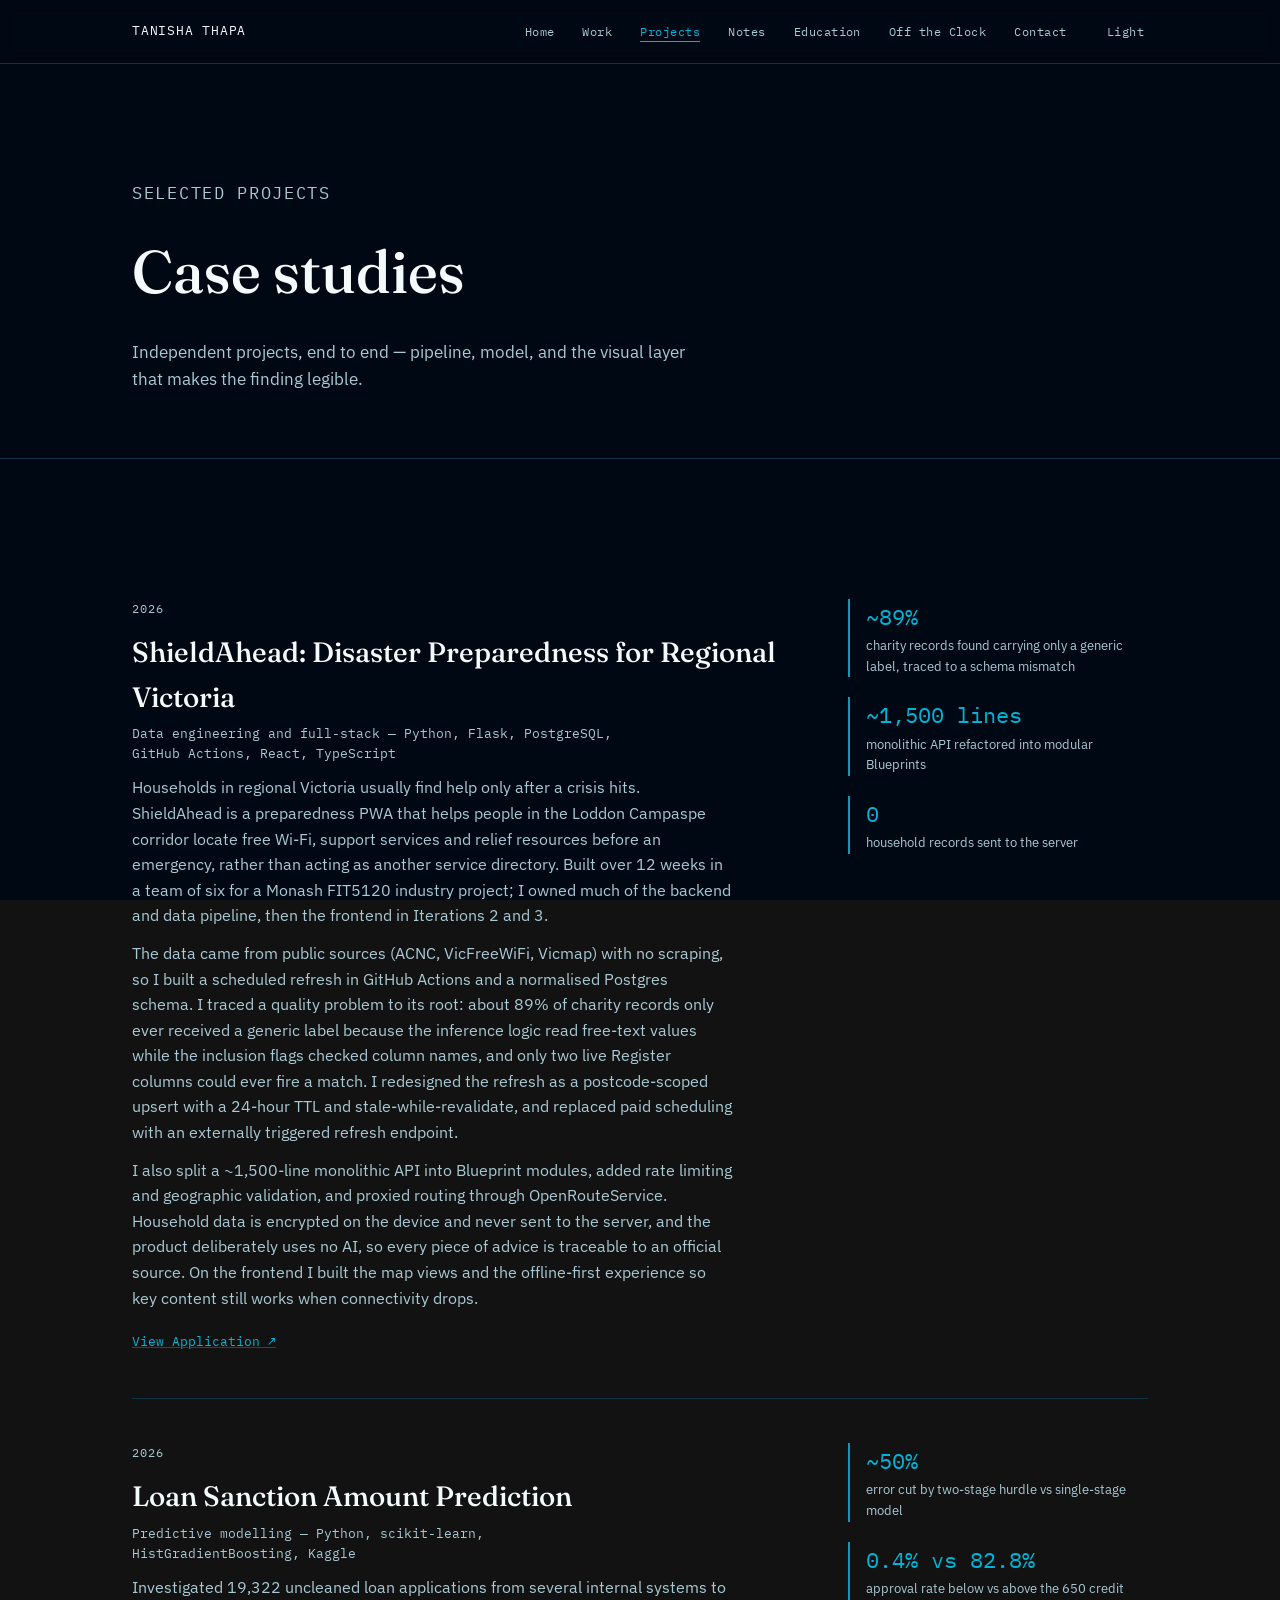
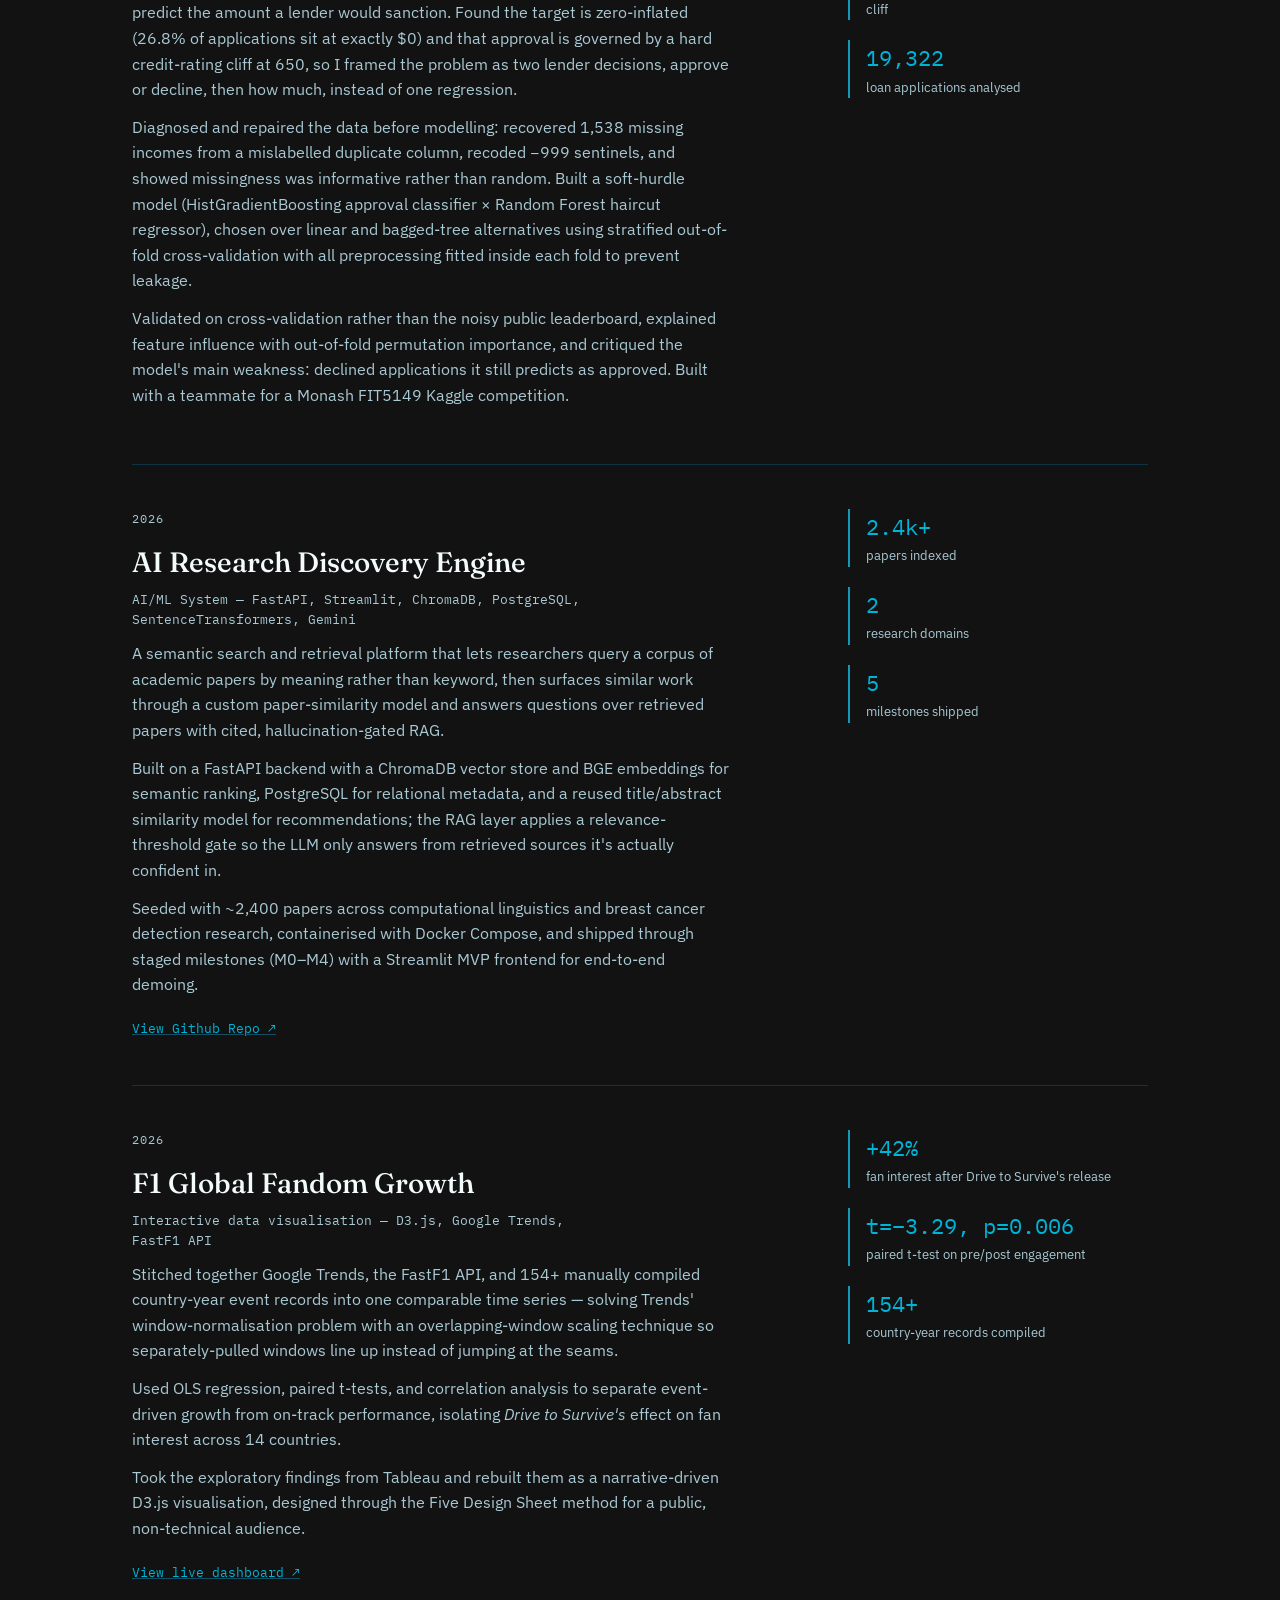
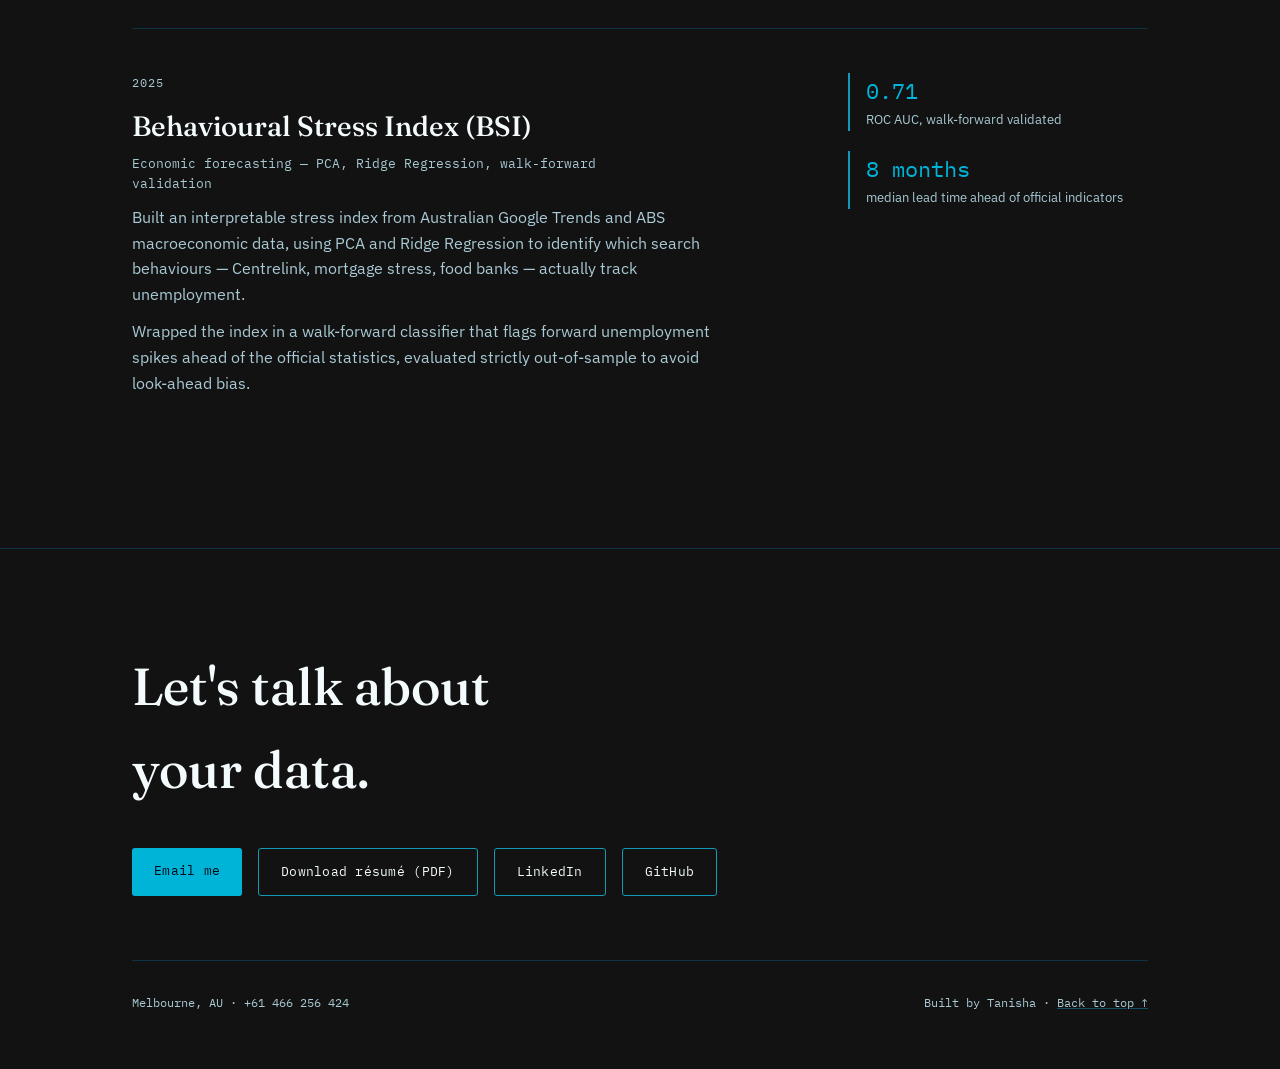
<file: projects.html>
<!DOCTYPE html>
<html lang="en">
<head>
<meta charset="UTF-8">
<meta name="viewport" content="width=device-width, initial-scale=1.0">
<title>Projects — Tanisha Thapa</title>
<meta name="description" content="Independent projects by Tanisha Thapa, including the F1 Global Fandom Growth dashboard and the Behavioural Stress Index.">
<link rel="stylesheet" href="styles.css">
<script>try{if(localStorage.getItem('theme')==='light')document.documentElement.setAttribute('data-theme','light')}catch(e){}</script>
</head>
<body>

<header class="nav">
  <div class="nav-inner">
    <a href="index.html" class="nav-name">TANISHA THAPA</a>
    <ul class="nav-links">
      <li><a href="index.html">Home</a></li>
      <li><a href="work.html">Work</a></li>
      <li><a href="projects.html" class="active">Projects</a></li>
      <li><a href="notes.html">Notes</a></li>
      <li><a href="education.html">Education</a></li>
      <li><a href="off-the-clock.html" >Off the Clock</a></li>
      <li><a href="#contact">Contact</a></li>
    </ul>
  </div>
</header>

<main>

  <div class="page-header">
    <div class="wrap">
      <p class="section-tag reveal">Selected Projects</p>
      <h1 class="reveal">Case studies</h1>
      <p class="reveal">Independent projects, end to end — pipeline, model, and the visual layer that makes the finding legible.</p>
    </div>
  </div>

  <section style="border-top:none;">
    <div class="wrap">

      <div class="project reveal">
  <div>
    <p class="project-year">2026</p>
    <h3 class="project-title">ShieldAhead: Disaster Preparedness for Regional Victoria</h3>
    <p class="project-kind">Data engineering and full-stack — Python, Flask, PostgreSQL, GitHub Actions, React, TypeScript</p>
    <p>Households in regional Victoria usually find help only after a crisis hits. ShieldAhead is a preparedness PWA that helps people in the Loddon Campaspe corridor locate free Wi-Fi, support services and relief resources before an emergency, rather than acting as another service directory. Built over 12 weeks in a team of six for a Monash FIT5120 industry project; I owned much of the backend and data pipeline, then the frontend in Iterations 2 and 3.</p>
    <p>The data came from public sources (ACNC, VicFreeWiFi, Vicmap) with no scraping, so I built a scheduled refresh in GitHub Actions and a normalised Postgres schema. I traced a quality problem to its root: about 89% of charity records only ever received a generic label because the inference logic read free-text values while the inclusion flags checked column names, and only two live Register columns could ever fire a match. I redesigned the refresh as a postcode-scoped upsert with a 24-hour TTL and stale-while-revalidate, and replaced paid scheduling with an externally triggered refresh endpoint.</p>
    <p>I also split a ~1,500-line monolithic API into Blueprint modules, added rate limiting and geographic validation, and proxied routing through OpenRouteService. Household data is encrypted on the device and never sent to the server, and the product deliberately uses no AI, so every piece of advice is traceable to an official source. On the frontend I built the map views and the offline-first experience so key content still works when connectivity drops.</p>
    <a class="project-link" href="https://shieldahead.onrender.com/" target="_blank" rel="noopener">View Application ↗</a>
  </div>
  <div class="stat-block">
    <div class="stat"><span class="num">~89%</span><span class="label">charity records found carrying only a generic label, traced to a schema mismatch</span></div>
    <div class="stat"><span class="num">~1,500 lines</span><span class="label">monolithic API refactored into modular Blueprints</span></div>
    <div class="stat"><span class="num">0</span><span class="label">household records sent to the server</span></div>
  </div>
</div>


      <div class="project reveal">
        <div>
          <p class="project-year">2026</p>
          <h3 class="project-title">Loan Sanction Amount Prediction</h3>
          <p class="project-kind">Predictive modelling — Python, scikit-learn, HistGradientBoosting, Kaggle</p>
          <p>Investigated 19,322 uncleaned loan applications from several internal systems to predict the amount a lender would sanction. Found the target is zero-inflated (26.8% of applications sit at exactly $0) and that approval is governed by a hard credit-rating cliff at 650, so I framed the problem as two lender decisions, approve or decline, then how much, instead of one regression.</p>
          <p>Diagnosed and repaired the data before modelling: recovered 1,538 missing incomes from a mislabelled duplicate column, recoded −999 sentinels, and showed missingness was informative rather than random. Built a soft-hurdle model (HistGradientBoosting approval classifier × Random Forest haircut regressor), chosen over linear and bagged-tree alternatives using stratified out-of-fold cross-validation with all preprocessing fitted inside each fold to prevent leakage.</p>
          <p>Validated on cross-validation rather than the noisy public leaderboard, explained feature influence with out-of-fold permutation importance, and critiqued the model's main weakness: declined applications it still predicts as approved. Built with a teammate for a Monash FIT5149 Kaggle competition.</p>
        </div>
        <div class="stat-block">
          <div class="stat"><span class="num">~50%</span><span class="label">error cut by two-stage hurdle vs single-stage model</span></div>
          <div class="stat"><span class="num">0.4% vs 82.8%</span><span class="label">approval rate below vs above the 650 credit cliff</span></div>
          <div class="stat"><span class="num">19,322</span><span class="label">loan applications analysed</span></div>
        </div>
      </div>

      <div class="project reveal">
  <div>
    <p class="project-year">2026</p>
    <h3 class="project-title">AI Research Discovery Engine</h3>
    <p class="project-kind">AI/ML System — FastAPI, Streamlit, ChromaDB, PostgreSQL, SentenceTransformers, Gemini</p>
    <p>A semantic search and retrieval platform that lets researchers query a corpus of academic papers by meaning rather than keyword, then surfaces similar work through a custom paper-similarity model and answers questions over retrieved papers with cited, hallucination-gated RAG.</p>
    <p>Built on a FastAPI backend with a ChromaDB vector store and BGE embeddings for semantic ranking, PostgreSQL for relational metadata, and a reused title/abstract similarity model for recommendations; the RAG layer applies a relevance-threshold gate so the LLM only answers from retrieved sources it's actually confident in.</p>
    <p>Seeded with ~2,400 papers across computational linguistics and breast cancer detection research, containerised with Docker Compose, and shipped through staged milestones (M0–M4) with a Streamlit MVP frontend for end-to-end demoing.</p>
    <a class="project-link" href="https://github.com/dead-phoenix/AI-Research-Discovery-Engine" target="_blank" rel="noopener">View Github Repo ↗</a>
  </div>
  <div class="stat-block">
    <div class="stat"><span class="num">2.4k+</span><span class="label">papers indexed</span></div>
    <div class="stat"><span class="num">2</span><span class="label">research domains</span></div>
    <div class="stat"><span class="num">5</span><span class="label">milestones shipped</span></div>
  </div>
</div>

      <div class="project reveal">
        <div>
          <p class="project-year">2026</p>
          <h3 class="project-title">F1 Global Fandom Growth</h3>
          <p class="project-kind">Interactive data visualisation — D3.js, Google Trends, FastF1 API</p>
          <p>Stitched together Google Trends, the FastF1 API, and 154+ manually compiled country-year event records into one comparable time series — solving Trends' window-normalisation problem with an overlapping-window scaling technique so separately-pulled windows line up instead of jumping at the seams.</p>
          <p>Used OLS regression, paired t-tests, and correlation analysis to separate event-driven growth from on-track performance, isolating <em>Drive to Survive's</em> effect on fan interest across 14 countries.</p>
          <p>Took the exploratory findings from Tableau and rebuilt them as a narrative-driven D3.js visualisation, designed through the Five Design Sheet method for a public, non-technical audience.</p>
          <a class="project-link" href="https://dead-phoenix.github.io/F1-Fandom-Growth/" target="_blank" rel="noopener">View live dashboard ↗</a>
        </div>
        <div class="stat-block">
          <div class="stat"><span class="num">+42%</span><span class="label">fan interest after Drive to Survive's release</span></div>
          <div class="stat"><span class="num">t=−3.29, p=0.006</span><span class="label">paired t-test on pre/post engagement</span></div>
          <div class="stat"><span class="num">154+</span><span class="label">country-year records compiled</span></div>
        </div>
      </div>

      <div class="project reveal">
        <div>
          <p class="project-year">2025</p>
          <h3 class="project-title">Behavioural Stress Index (BSI)</h3>
          <p class="project-kind">Economic forecasting — PCA, Ridge Regression, walk-forward validation</p>
          <p>Built an interpretable stress index from Australian Google Trends and ABS macroeconomic data, using PCA and Ridge Regression to identify which search behaviours — Centrelink, mortgage stress, food banks — actually track unemployment.</p>
          <p>Wrapped the index in a walk-forward classifier that flags forward unemployment spikes ahead of the official statistics, evaluated strictly out-of-sample to avoid look-ahead bias.</p>
        </div>
        <div class="stat-block">
          <div class="stat"><span class="num">0.71</span><span class="label">ROC AUC, walk-forward validated</span></div>
          <div class="stat"><span class="num">8 months</span><span class="label">median lead time ahead of official indicators</span></div>
        </div>
      </div>

    </div>
  </section>

  <footer id="contact">
    <div class="wrap">
      <h2 class="footer-headline reveal">Let's talk about your data.</h2>
      <div class="footer-actions reveal">
        <a class="btn btn-primary" href="mailto:ttha0043@student.monash.edu">Email me</a>
        <a class="btn btn-ghost" href="Tanisha_Thapa_Resume.pdf" download>Download résumé (PDF)</a>
        <a class="btn btn-ghost" href="https://www.linkedin.com/in/tanisha-thapa-26b1b5231/" target="_blank" rel="noopener">LinkedIn</a>
        <a class="btn btn-ghost" href="https://github.com/dead-phoenix" target="_blank" rel="noopener">GitHub</a>
      </div>
      <div class="footer-bottom">
        <span>Melbourne, AU · +61 466 256 424</span>
        <span>Built by Tanisha · <a href="#top">Back to top ↑</a></span>
      </div>
    </div>
  </footer>

</main>

<script src="script.js"></script>
</body>
</html>
</file>
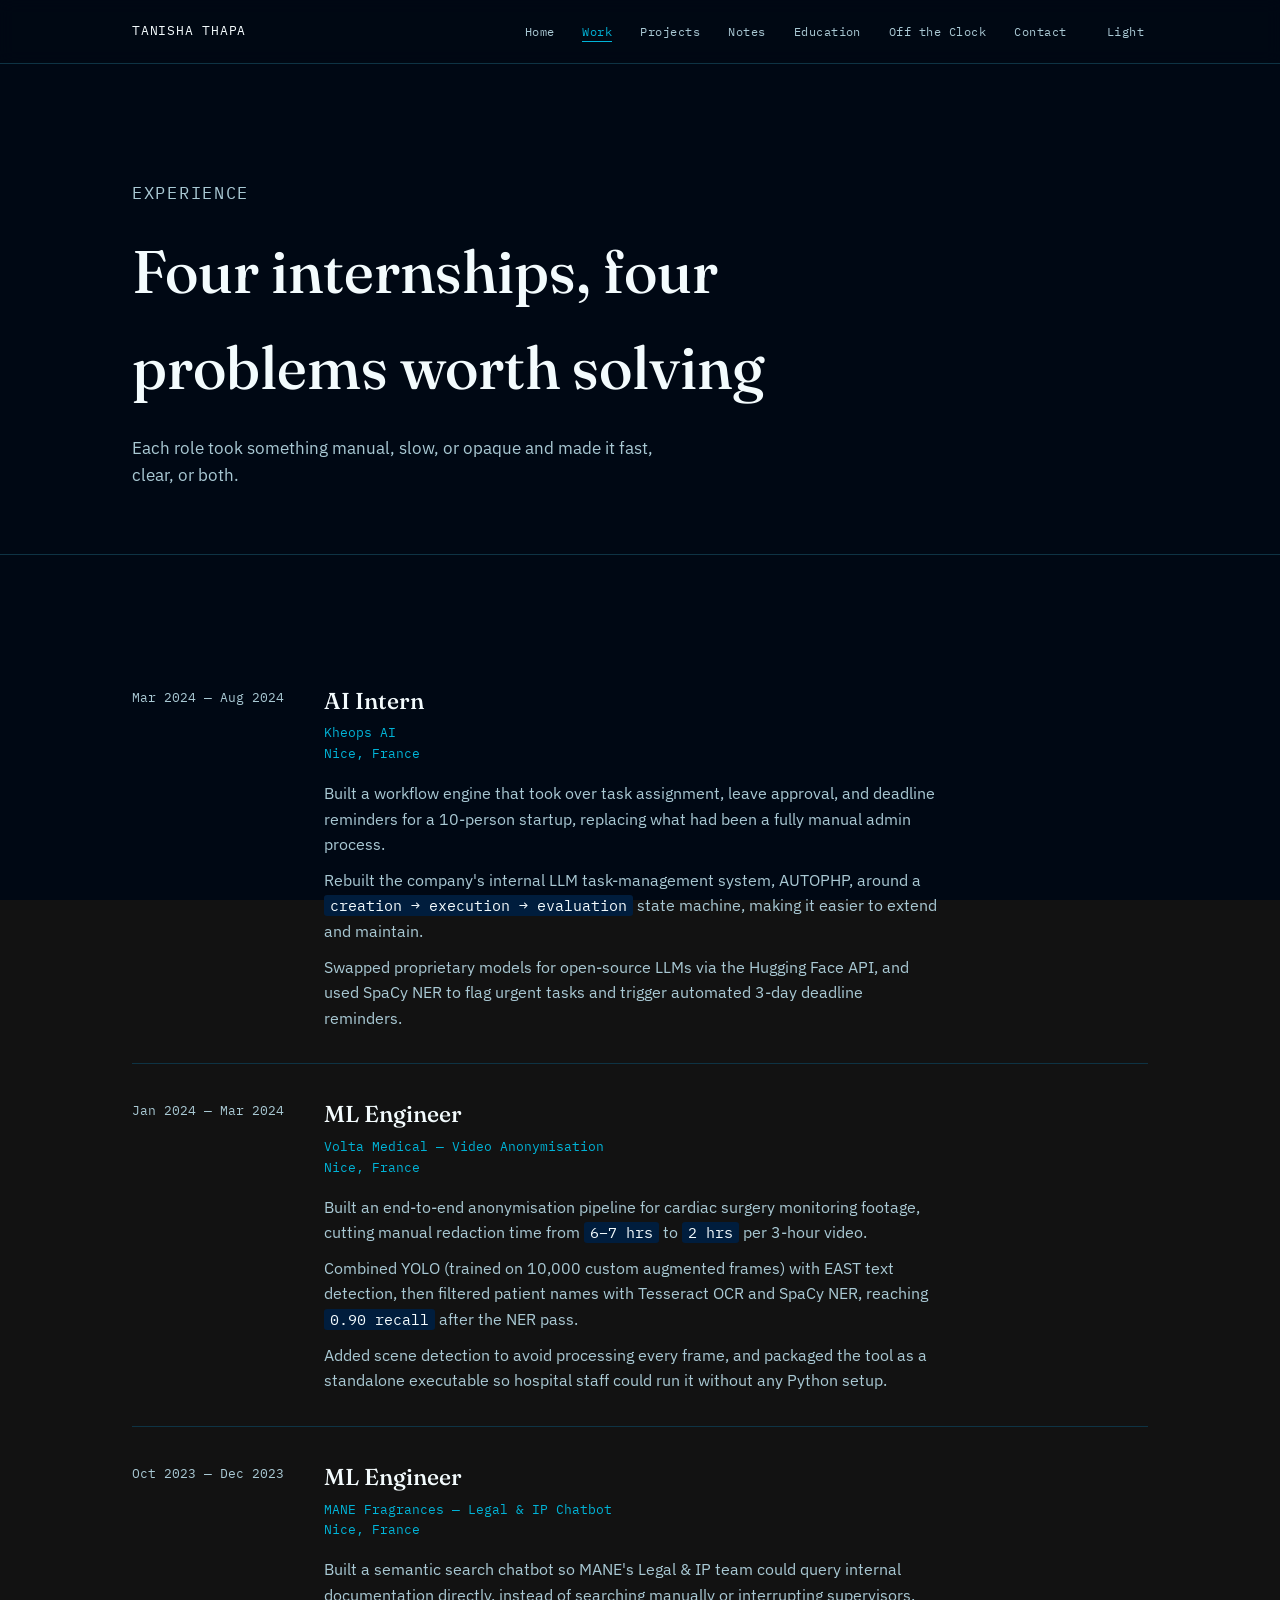
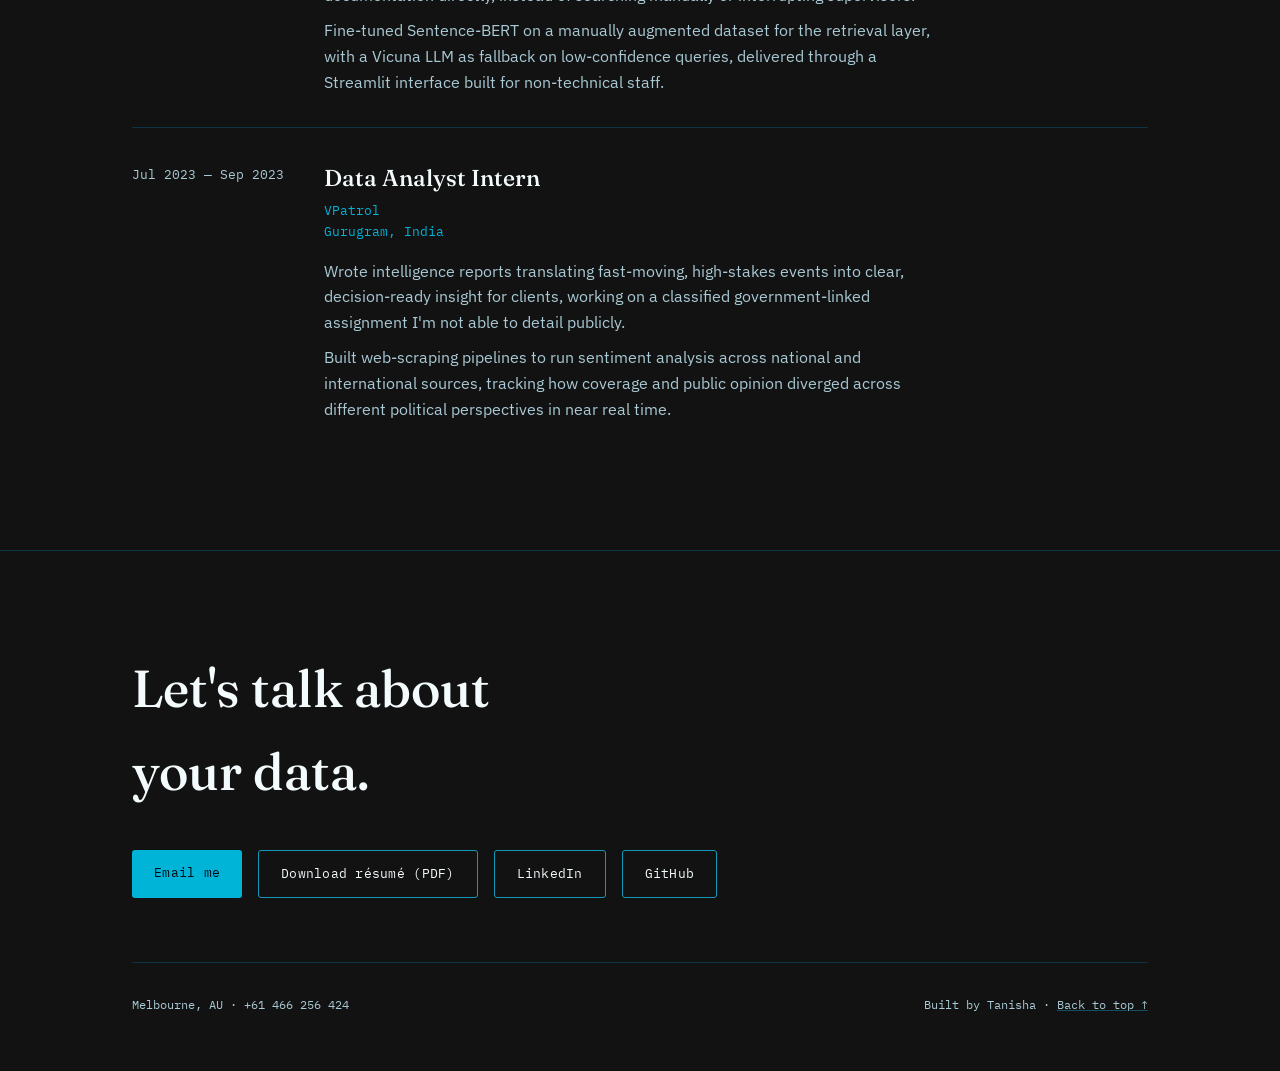
<file: work.html>
<!DOCTYPE html>
<html lang="en">
<head>
<meta charset="UTF-8">
<meta name="viewport" content="width=device-width, initial-scale=1.0">
<title>Work — Tanisha Thapa</title>
<meta name="description" content="Work experience of Tanisha Thapa across Kheops, Volta Medical, MANE Fragrances, and VPatrol.">
<link rel="stylesheet" href="styles.css">
<script>try{if(localStorage.getItem('theme')==='light')document.documentElement.setAttribute('data-theme','light')}catch(e){}</script>
</head>
<body>

<header class="nav">
  <div class="nav-inner">
    <a href="index.html" class="nav-name">TANISHA THAPA</a>
    <ul class="nav-links">
      <li><a href="index.html">Home</a></li>
      <li><a href="work.html" class="active">Work</a></li>
      <li><a href="projects.html">Projects</a></li>
      <li><a href="notes.html">Notes</a></li>
      <li><a href="education.html">Education</a></li>
      <li><a href="off-the-clock.html" >Off the Clock</a></li>
      <li><a href="#contact">Contact</a></li>
    </ul>
  </div>
</header>

<main>

  <div class="page-header">
    <div class="wrap">
      <p class="section-tag reveal">Experience</p>
      <h1 class="reveal">Four internships, four problems worth solving</h1>
      <p class="reveal">Each role took something manual, slow, or opaque and made it fast, clear, or both.</p>
    </div>
  </div>

  <section style="border-top:none;">
    <div class="wrap">

      <div class="role reveal">
        <div class="role-dates">Mar 2024 — Aug 2024</div>
        <div>
          <div class="role-title">AI Intern</div>
          <div class="role-org">Kheops AI </div>
          <div class="role-loc">Nice, France </div>
          <p>Built a workflow engine that took over task assignment, leave approval, and deadline reminders for a 10-person startup, replacing what had been a fully manual admin process.</p>
          <p>Rebuilt the company's internal LLM task-management system, AUTOPHP, around a <span class="stat-inline">creation → execution → evaluation</span> state machine, making it easier to extend and maintain.</p>
          <p>Swapped proprietary models for open-source LLMs via the Hugging Face API, and used SpaCy NER to flag urgent tasks and trigger automated 3-day deadline reminders.</p>
        </div>
      </div>

      <div class="role reveal">
        <div class="role-dates">Jan 2024 — Mar 2024</div>
        <div>
          <div class="role-title">ML Engineer</div>
          <div class="role-org">Volta Medical — Video Anonymisation</div>
          <div class="role-loc">Nice, France </div>
          <p>Built an end-to-end anonymisation pipeline for cardiac surgery monitoring footage, cutting manual redaction time from <span class="stat-inline">6–7 hrs</span> to <span class="stat-inline">2 hrs</span> per 3-hour video.</p>
          <p>Combined YOLO (trained on 10,000 custom augmented frames) with EAST text detection, then filtered patient names with Tesseract OCR and SpaCy NER, reaching <span class="stat-inline">0.90 recall</span> after the NER pass.</p>
          <p>Added scene detection to avoid processing every frame, and packaged the tool as a standalone executable so hospital staff could run it without any Python setup.</p>
        </div>
      </div>

      <div class="role reveal">
        <div class="role-dates">Oct 2023 — Dec 2023</div>
        <div>
          <div class="role-title">ML Engineer</div>
          <div class="role-org">MANE Fragrances — Legal &amp; IP Chatbot</div>
          <div class="role-loc">Nice, France </div>
          <p>Built a semantic search chatbot so MANE's Legal &amp; IP team could query internal documentation directly, instead of searching manually or interrupting supervisors.</p>
          <p>Fine-tuned Sentence-BERT on a manually augmented dataset for the retrieval layer, with a Vicuna LLM as fallback on low-confidence queries, delivered through a Streamlit interface built for non-technical staff.</p>
        </div>
      </div>

      <div class="role reveal">
        <div class="role-dates">Jul 2023 — Sep 2023</div>
        <div>
          <div class="role-title">Data Analyst Intern</div>
          <div class="role-org">VPatrol</div>
          <div class="role-loc">Gurugram, India </div>
          <p>Wrote intelligence reports translating fast-moving, high-stakes events into clear, decision-ready insight for clients, working on a classified government-linked assignment I'm not able to detail publicly.</p>
          <p>Built web-scraping pipelines to run sentiment analysis across national and international sources, tracking how coverage and public opinion diverged across different political perspectives in near real time.</p>
        </div>
      </div>

    </div>
  </section>

  <footer id="contact">
    <div class="wrap">
      <h2 class="footer-headline reveal">Let's talk about your data.</h2>
      <div class="footer-actions reveal">
        <a class="btn btn-primary" href="mailto:ttha0043@student.monash.edu">Email me</a>
        <a class="btn btn-ghost" href="Tanisha_Thapa_Resume.pdf" download>Download résumé (PDF)</a>
        <a class="btn btn-ghost" href="https://www.linkedin.com/in/tanisha-thapa-26b1b5231/" target="_blank" rel="noopener">LinkedIn</a>
        <a class="btn btn-ghost" href="https://github.com/dead-phoenix" target="_blank" rel="noopener">GitHub</a>
      </div>
      <div class="footer-bottom">
        <span>Melbourne, AU · +61 466 256 424</span>
        <span>Built by Tanisha · <a href="#top">Back to top ↑</a></span>
      </div>
    </div>
  </footer>

</main>

<script src="script.js"></script>
</body>
</html>
</file>
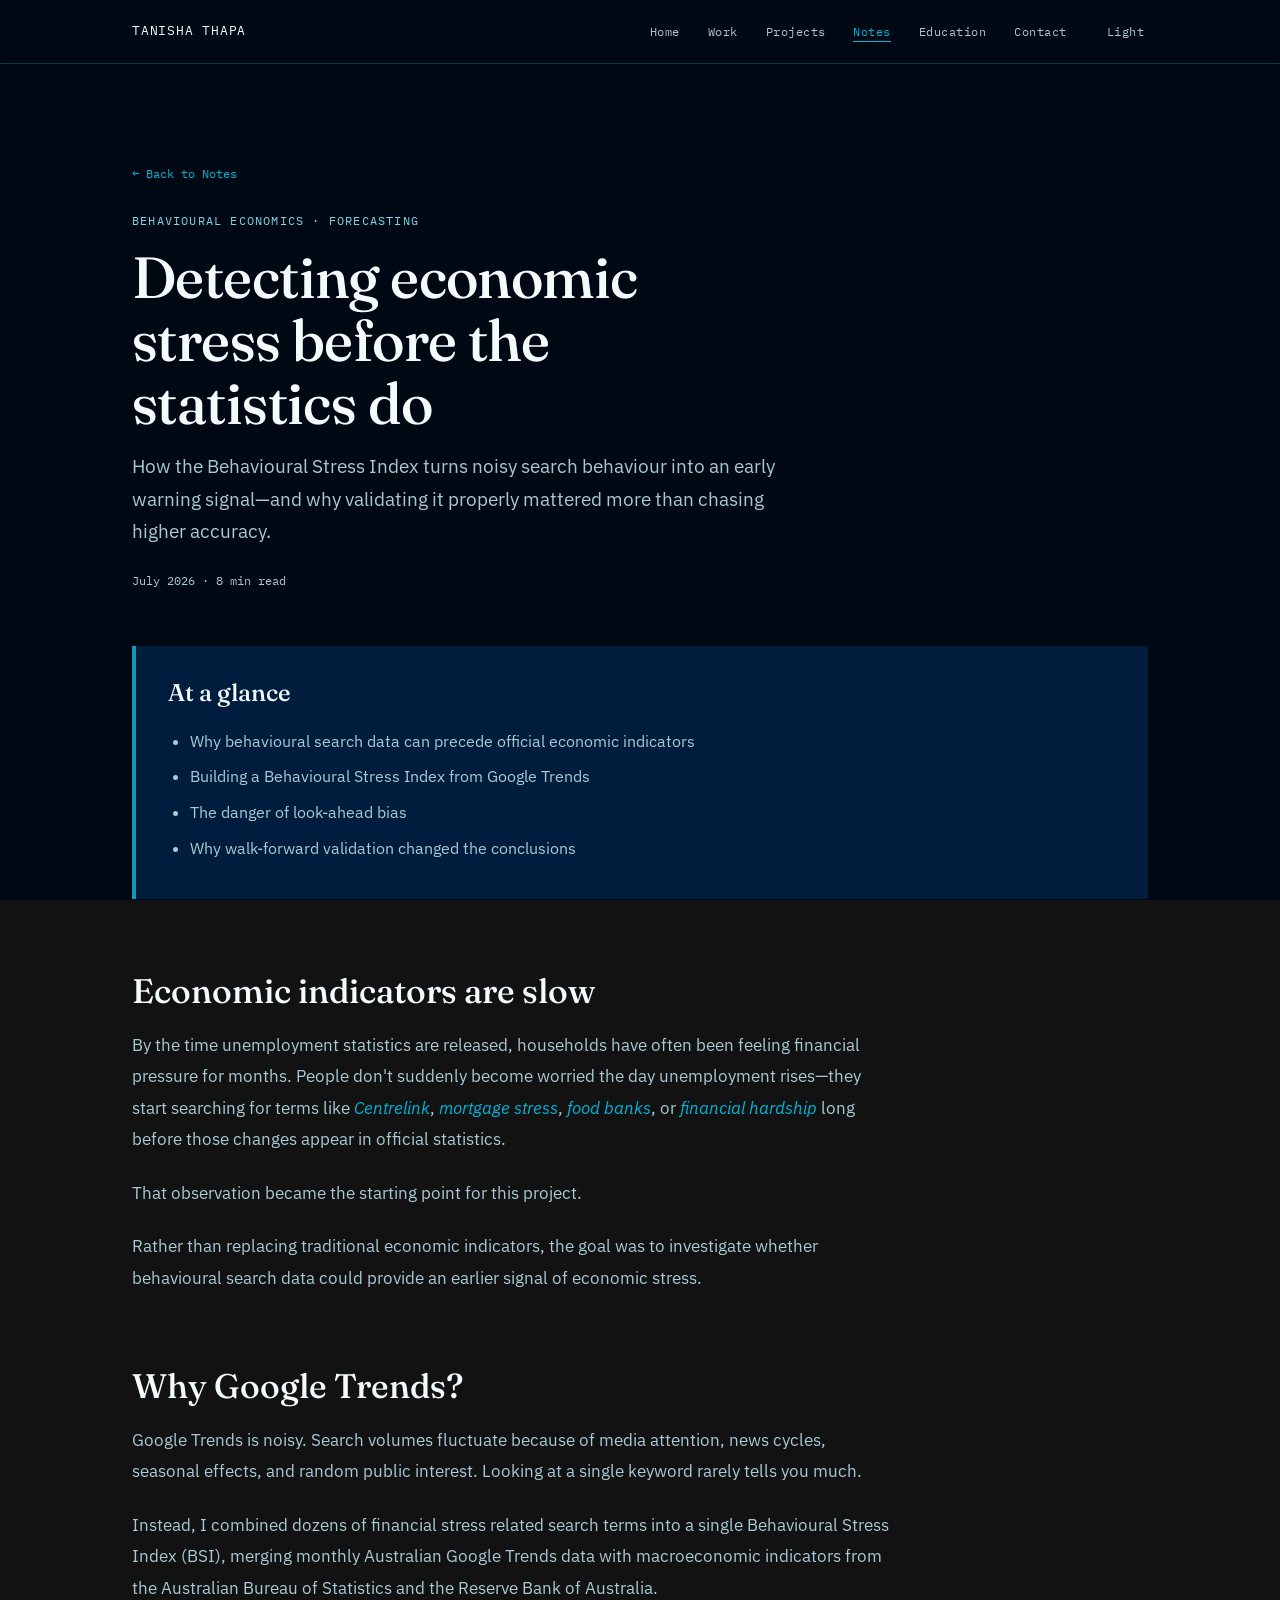
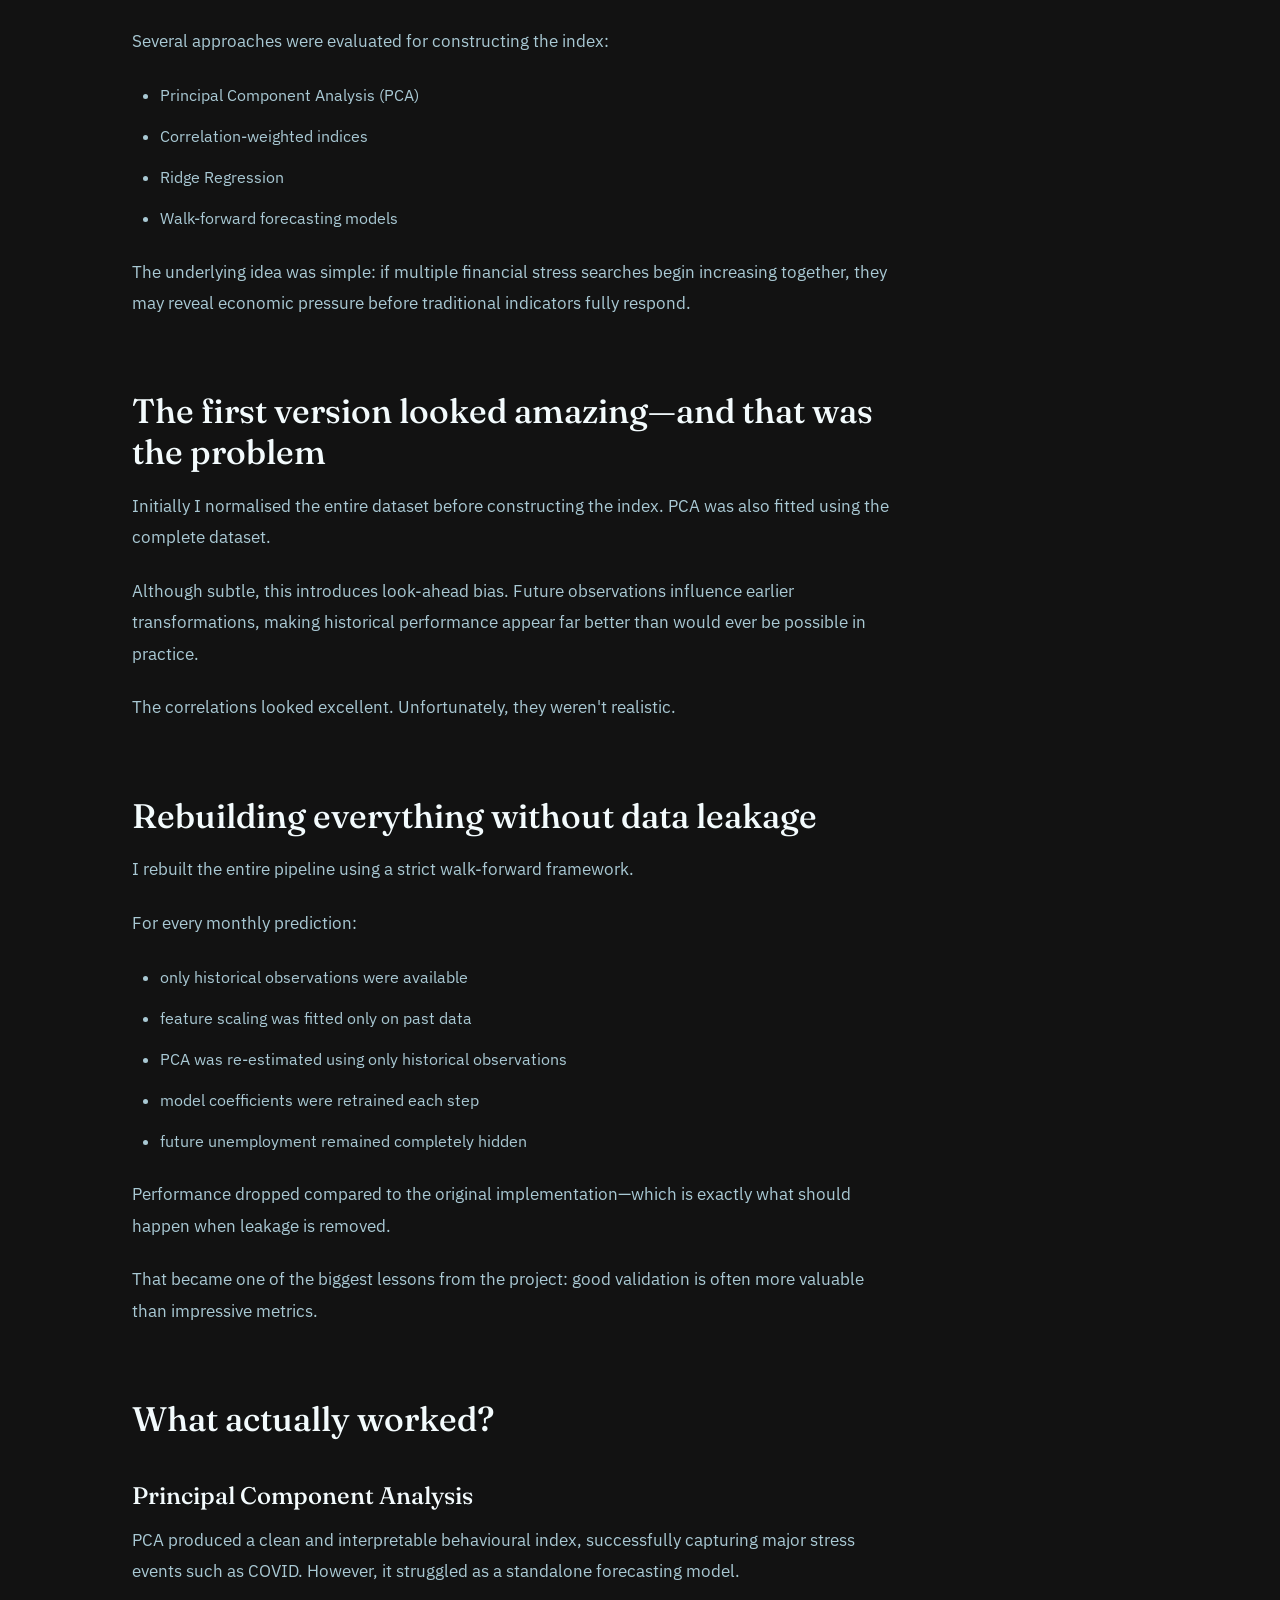
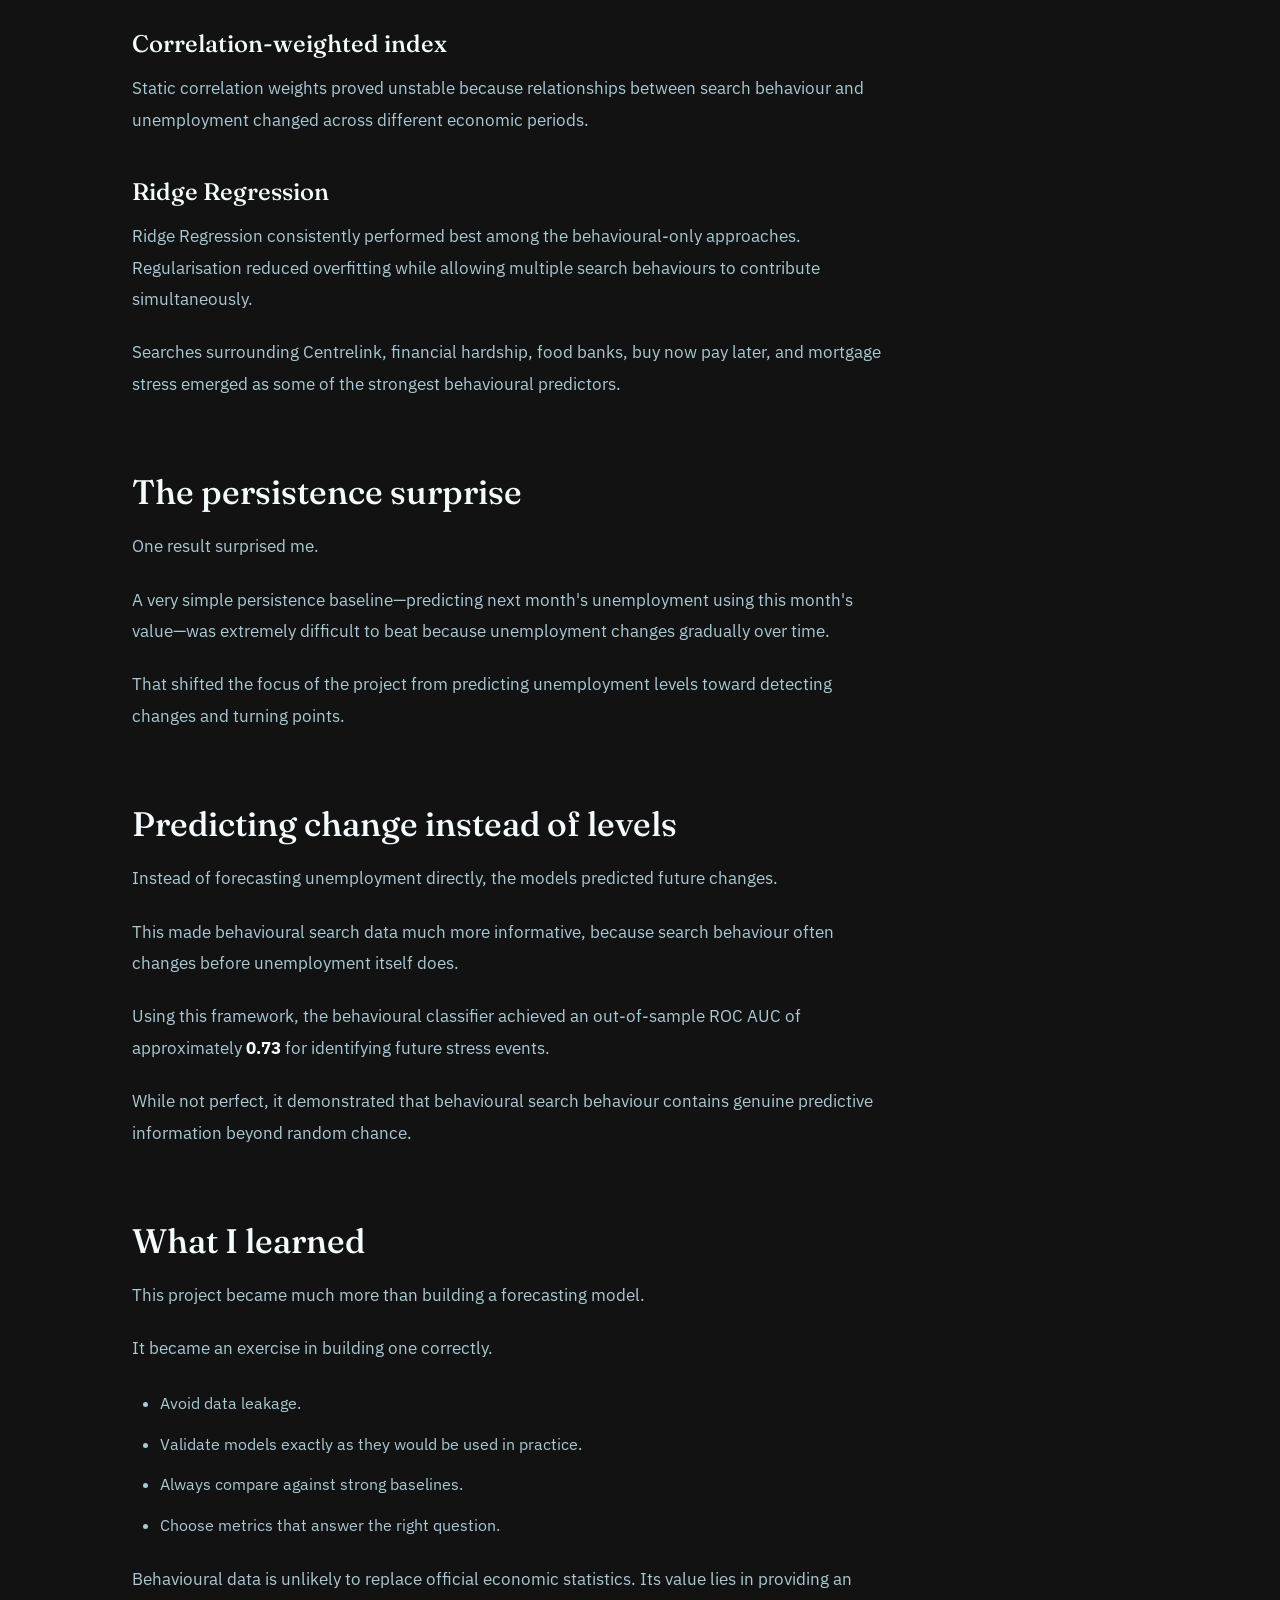
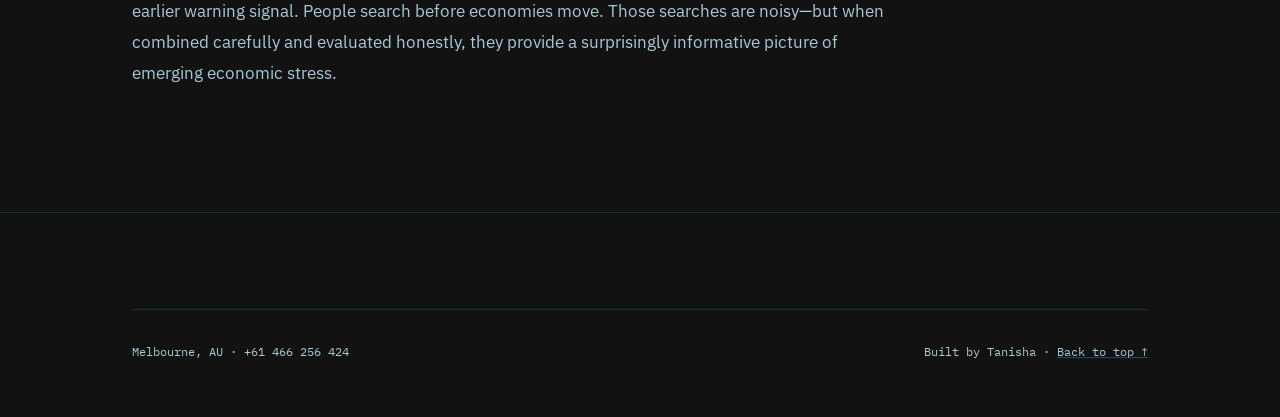
<file: notes/bsi.html>
<!DOCTYPE html>
<html lang="en">

<head>
    <meta charset="UTF-8">
    <meta name="viewport" content="width=device-width, initial-scale=1.0">

    <title>Detecting Economic Stress Before the Statistics Do — Tanisha Thapa</title>

    <meta name="description"
        content="How the Behavioural Stress Index turns noisy Google search behaviour into an early warning signal for economic stress.">

    <link rel="stylesheet" href="../styles.css">
<script>try{if(localStorage.getItem('theme')==='light')document.documentElement.setAttribute('data-theme','light')}catch(e){}</script>
</head>

<body>

    <header class="nav">
        <div class="nav-inner">
            <a href="../index.html" class="nav-name">TANISHA THAPA</a>

            <ul class="nav-links">
                <li><a href="../index.html">Home</a></li>
                <li><a href="../work.html">Work</a></li>
                <li><a href="../projects.html">Projects</a></li>
                <li><a href="../notes.html" class="active">Notes</a></li>
                <li><a href="../education.html">Education</a></li>
                <li><a href="../index.html#contact">Contact</a></li>
            </ul>
        </div>
    </header>

    <main>

        <section class="article-page">

            <div class="wrap">

                <a class="back-link" href="../notes.html">
                    ← Back to Notes
                </a>

                <p class="section-tag">
                    Behavioural Economics · Forecasting
                </p>

                <h1 class="article-title">
                    Detecting economic stress before the statistics do
                </h1>

                <p class="article-subtitle">
                    How the Behavioural Stress Index turns noisy search behaviour into an early warning signal—and why
                    validating it properly mattered more than chasing higher accuracy.
                </p>

                <div class="article-meta">
                    July 2026 · 8 min read
                </div>

                <div class="article-summary">

                    <h3>At a glance</h3>

                    <ul>
                        <li>Why behavioural search data can precede official economic indicators</li>
                        <li>Building a Behavioural Stress Index from Google Trends</li>
                        <li>The danger of look-ahead bias</li>
                        <li>Why walk-forward validation changed the conclusions</li>
                    </ul>

                </div>

                <article class="article-content">

                    <h2>Economic indicators are slow</h2>

                    <p>
                        By the time unemployment statistics are released, households have often been feeling financial
                        pressure for months. People don't suddenly become worried the day unemployment rises—they start
                        searching for terms like <em>Centrelink</em>, <em>mortgage stress</em>, <em>food banks</em>, or
                        <em>financial hardship</em> long before those changes appear in official statistics.
                    </p>

                    <p>
                        That observation became the starting point for this project.
                    </p>

                    <p>
                        Rather than replacing traditional economic indicators, the goal was to investigate whether
                        behavioural search data could provide an earlier signal of economic stress.
                    </p>

                    <h2>Why Google Trends?</h2>

                    <p>
                        Google Trends is noisy. Search volumes fluctuate because of media attention, news cycles,
                        seasonal effects, and random public interest. Looking at a single keyword rarely tells you much.
                    </p>

                    <p>
                        Instead, I combined dozens of financial stress related search terms into a single Behavioural
                        Stress Index (BSI), merging monthly Australian Google Trends data with macroeconomic indicators
                        from the Australian Bureau of Statistics and the Reserve Bank of Australia.
                    </p>

                    <p>
                        Several approaches were evaluated for constructing the index:
                    </p>

                    <ul>
                        <li>Principal Component Analysis (PCA)</li>
                        <li>Correlation-weighted indices</li>
                        <li>Ridge Regression</li>
                        <li>Walk-forward forecasting models</li>
                    </ul>

                    <p>
                        The underlying idea was simple: if multiple financial stress searches begin increasing together,
                        they may reveal economic pressure before traditional indicators fully respond.
                    </p>

                    <h2>The first version looked amazing—and that was the problem</h2>

                    <p>
                        Initially I normalised the entire dataset before constructing the index. PCA was also fitted
                        using the complete dataset.
                    </p>

                    <p>
                        Although subtle, this introduces look-ahead bias. Future observations influence earlier
                        transformations, making historical performance appear far better than would ever be possible in
                        practice.
                    </p>

                    <p>
                        The correlations looked excellent.
                        Unfortunately, they weren't realistic.
                    </p>

                    <h2>Rebuilding everything without data leakage</h2>

                    <p>
                        I rebuilt the entire pipeline using a strict walk-forward framework.
                    </p>

                    <p>
                        For every monthly prediction:
                    </p>

                    <ul>

                        <li>only historical observations were available</li>

                        <li>feature scaling was fitted only on past data</li>

                        <li>PCA was re-estimated using only historical observations</li>

                        <li>model coefficients were retrained each step</li>

                        <li>future unemployment remained completely hidden</li>

                    </ul>

                    <p>
                        Performance dropped compared to the original implementation—which is exactly what should happen
                        when leakage is removed.
                    </p>

                    <p>
                        That became one of the biggest lessons from the project: good validation is often more valuable
                        than impressive metrics.
                    </p>

                    <h2>What actually worked?</h2>

                    <h3>Principal Component Analysis</h3>

                    <p>
                        PCA produced a clean and interpretable behavioural index, successfully capturing major stress
                        events such as COVID. However, it struggled as a standalone forecasting model.
                    </p>

                    <h3>Correlation-weighted index</h3>

                    <p>
                        Static correlation weights proved unstable because relationships between search behaviour and
                        unemployment changed across different economic periods.
                    </p>

                    <h3>Ridge Regression</h3>

                    <p>
                        Ridge Regression consistently performed best among the behavioural-only approaches.
                        Regularisation reduced overfitting while allowing multiple search behaviours to contribute
                        simultaneously.
                    </p>

                    <p>
                        Searches surrounding Centrelink, financial hardship, food banks, buy now pay later, and mortgage
                        stress emerged as some of the strongest behavioural predictors.
                    </p>

                    <h2>The persistence surprise</h2>

                    <p>
                        One result surprised me.
                    </p>

                    <p>
                        A very simple persistence baseline—predicting next month's unemployment using this month's
                        value—was extremely difficult to beat because unemployment changes gradually over time.
                    </p>

                    <p>
                        That shifted the focus of the project from predicting unemployment levels toward detecting
                        changes and turning points.
                    </p>

                    <h2>Predicting change instead of levels</h2>

                    <p>
                        Instead of forecasting unemployment directly, the models predicted future changes.
                    </p>

                    <p>
                        This made behavioural search data much more informative, because search behaviour often changes
                        before unemployment itself does.
                    </p>

                    <p>
                        Using this framework, the behavioural classifier achieved an out-of-sample ROC AUC of
                        approximately <strong>0.73</strong> for identifying future stress events.
                    </p>

                    <p>
                        While not perfect, it demonstrated that behavioural search behaviour contains genuine predictive
                        information beyond random chance.
                    </p>

                    <h2>What I learned</h2>

                    <p>
                        This project became much more than building a forecasting model.
                    </p>

                    <p>
                        It became an exercise in building one correctly.
                    </p>

                    <ul>

                        <li>Avoid data leakage.</li>

                        <li>Validate models exactly as they would be used in practice.</li>

                        <li>Always compare against strong baselines.</li>

                        <li>Choose metrics that answer the right question.</li>

                    </ul>

                    <p>
                        Behavioural data is unlikely to replace official economic statistics.
                        Its value lies in providing an earlier warning signal.
                        People search before economies move.
                        Those searches are noisy—but when combined carefully and evaluated honestly, they provide a
                        surprisingly informative picture of emerging economic stress.
                    </p>

                </article>

            </div>

        </section>

        <footer id="contact">

            <div class="wrap">

                <div class="footer-bottom">
                    <span>Melbourne, AU · +61 466 256 424</span>
                    <span>Built by Tanisha · <a href="#top">Back to top ↑</a></span>
                </div>

            </div>

        </footer>

    </main>

    <script src="../script.js"></script>

</body>

</html>
</file>
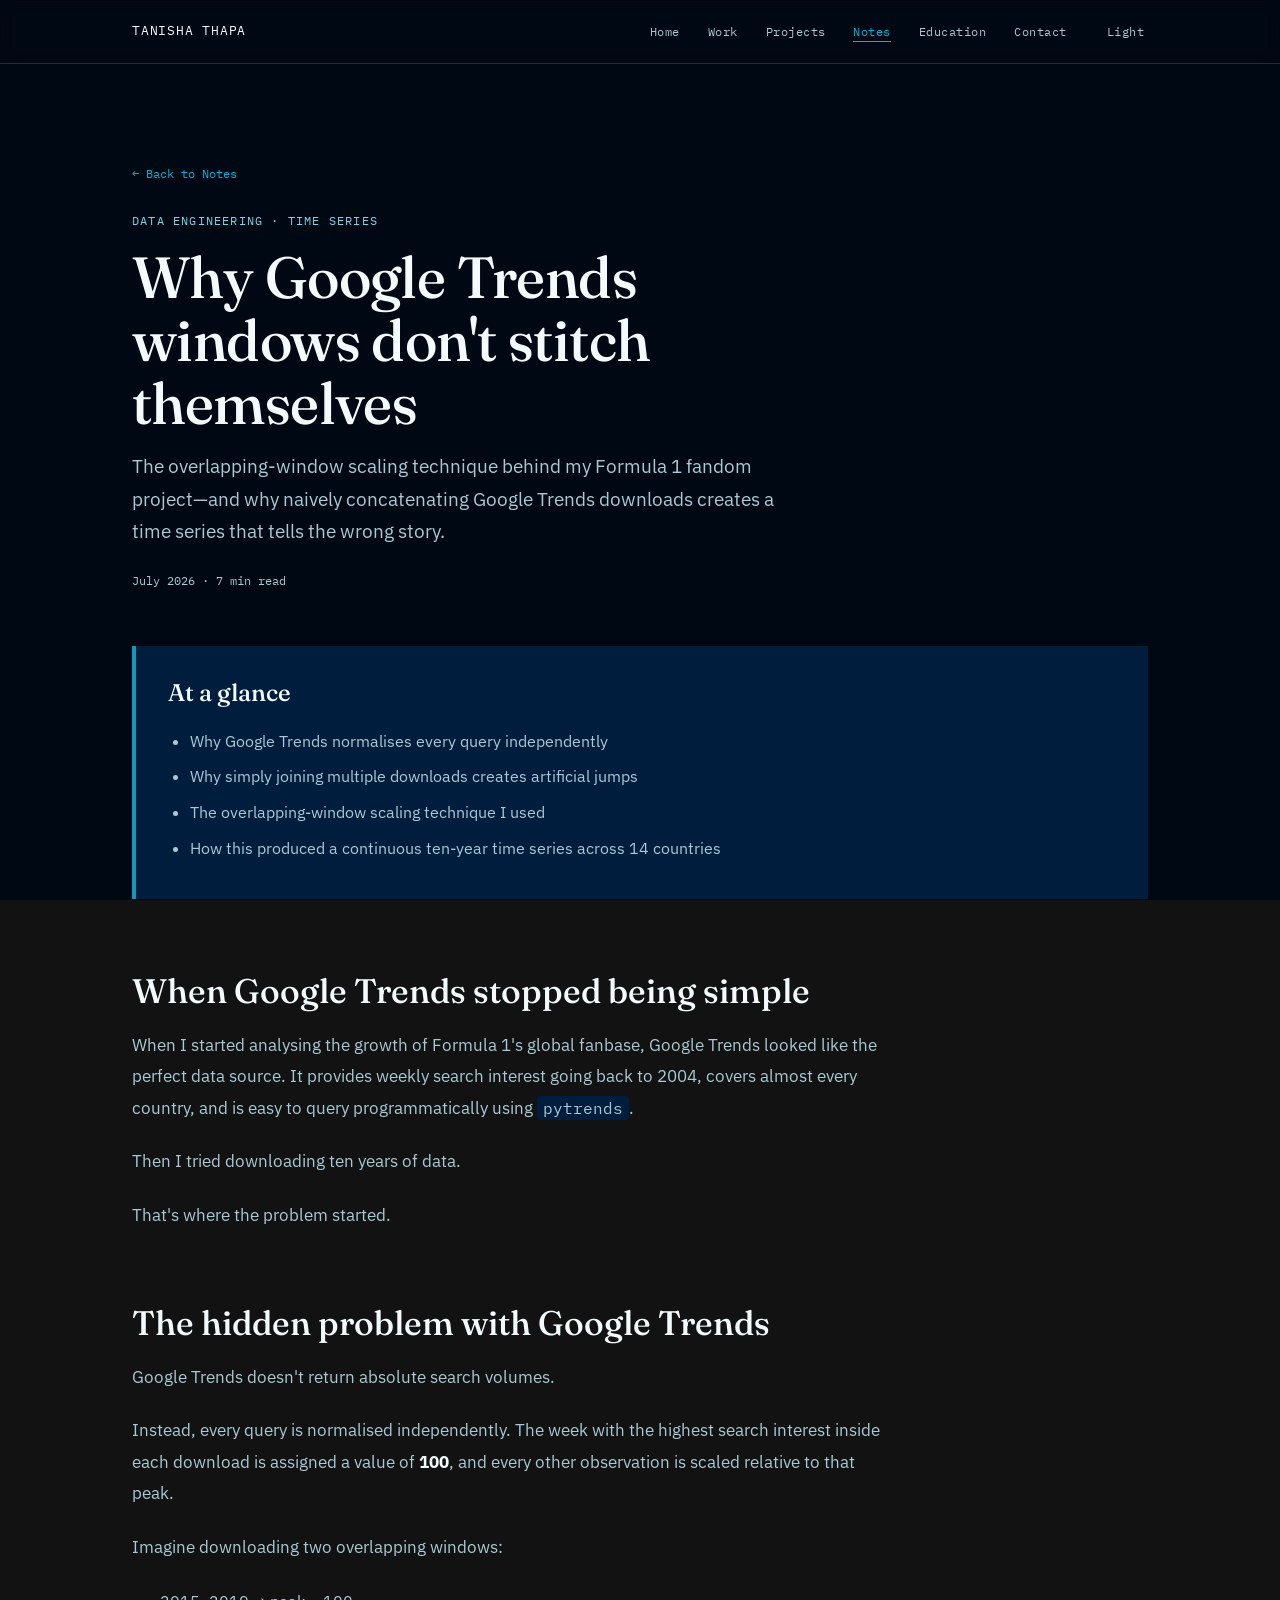
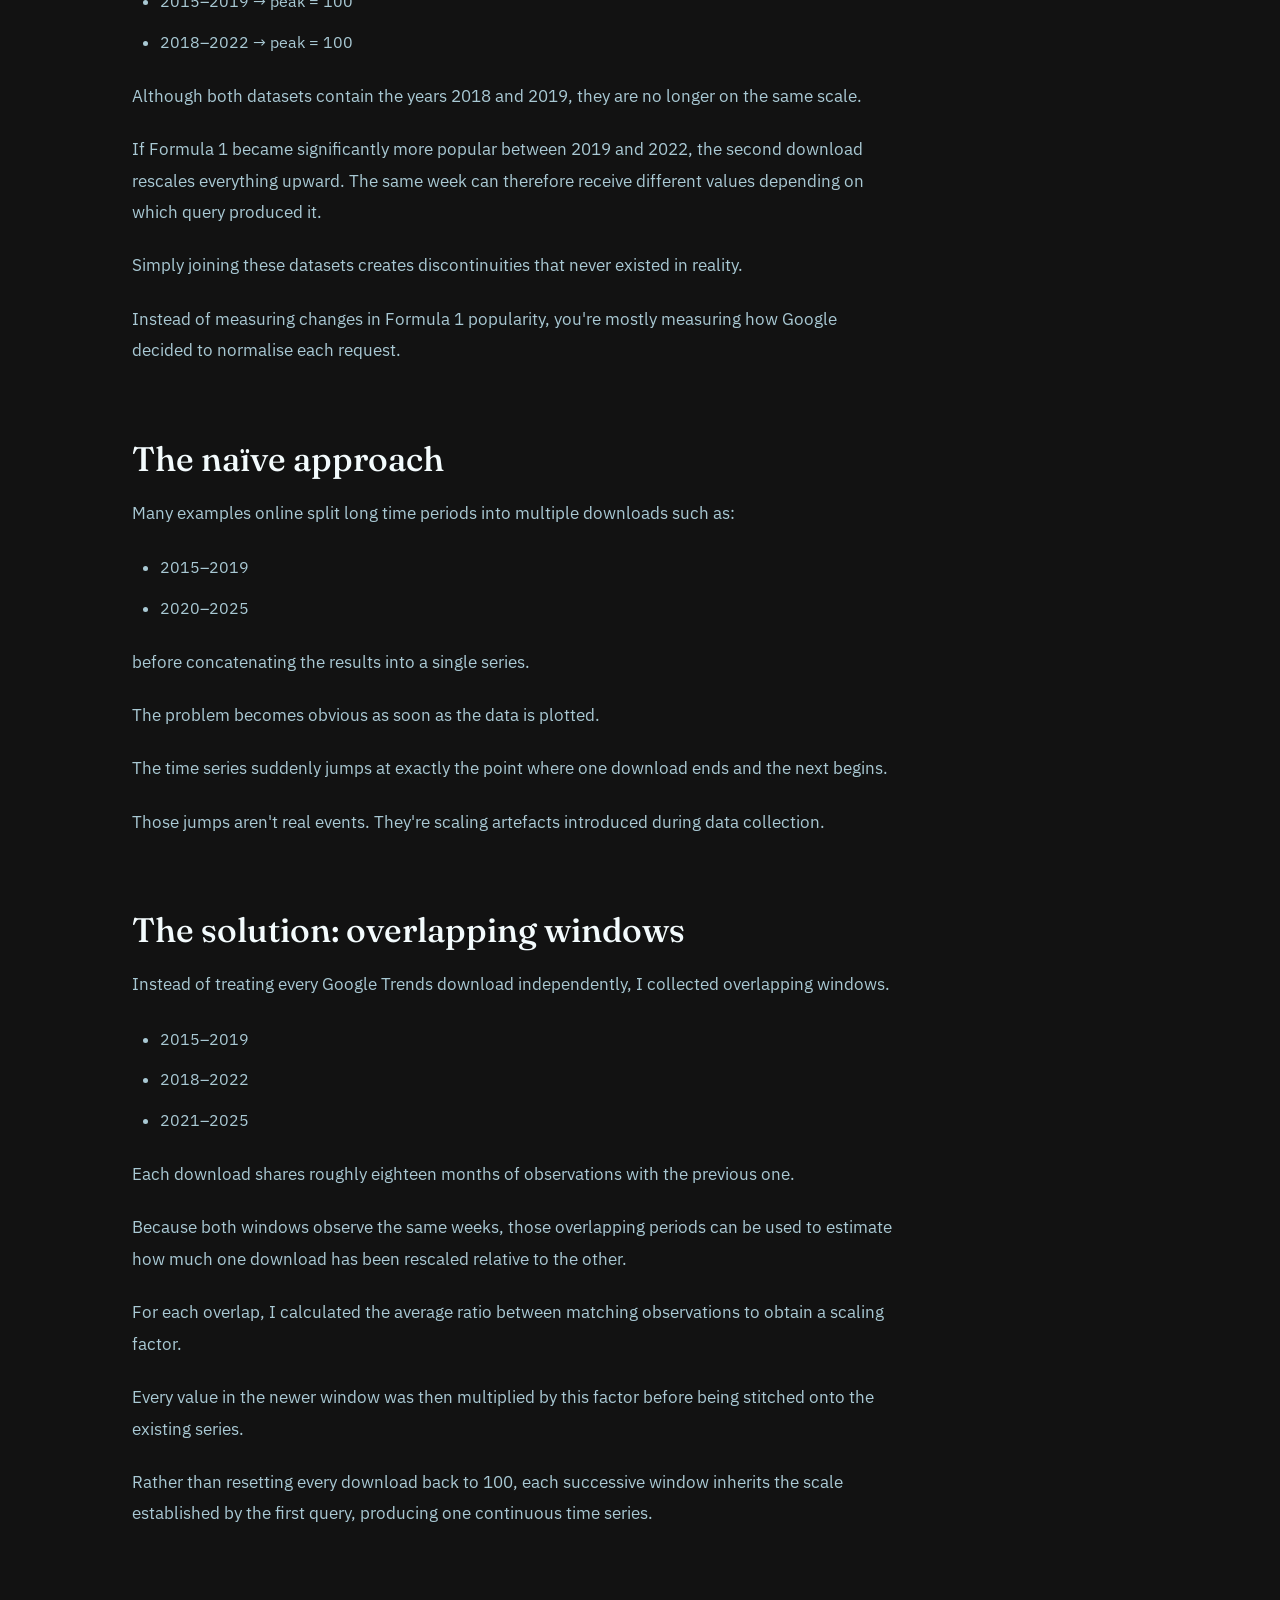
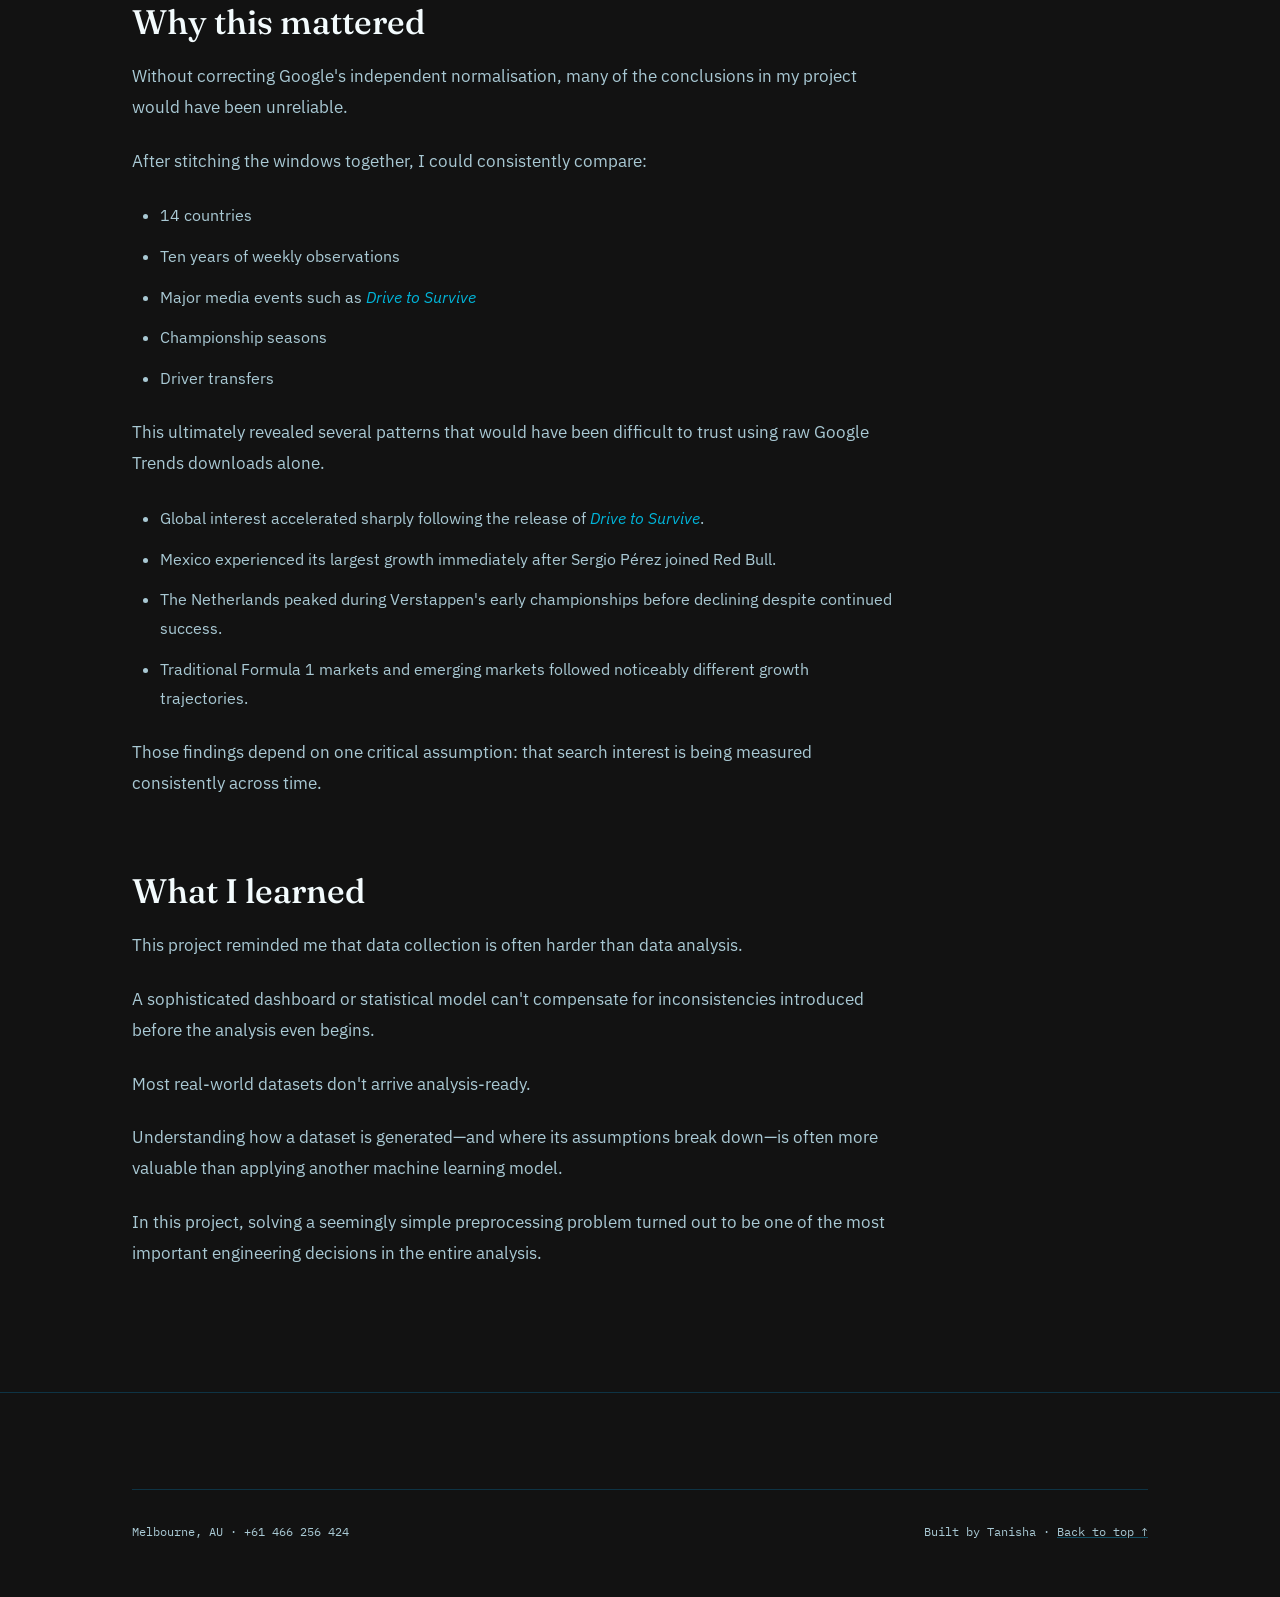
<file: notes/google-trends.html>
<!DOCTYPE html>
<html lang="en">

<head>
    <meta charset="UTF-8">
    <meta name="viewport" content="width=device-width, initial-scale=1.0">

    <title>Why Google Trends Windows Don't Stitch Themselves — Tanisha Thapa</title>

    <meta name="description"
        content="How I stitched together overlapping Google Trends windows to build a continuous time series for analysing Formula 1 fandom growth.">

    <link rel="stylesheet" href="../styles.css">
<script>try{if(localStorage.getItem('theme')==='light')document.documentElement.setAttribute('data-theme','light')}catch(e){}</script>
</head>

<body>

<header class="nav">
    <div class="nav-inner">
        <a href="../index.html" class="nav-name">TANISHA THAPA</a>

        <ul class="nav-links">
            <li><a href="../index.html">Home</a></li>
            <li><a href="../work.html">Work</a></li>
            <li><a href="../projects.html">Projects</a></li>
            <li><a href="../notes.html" class="active">Notes</a></li>
            <li><a href="../education.html">Education</a></li>
            <li><a href="../index.html#contact">Contact</a></li>
        </ul>
    </div>
</header>

<main>

<section class="article-page">

<div class="wrap">

<a class="back-link" href="../notes.html">
← Back to Notes
</a>

<p class="section-tag">
Data Engineering · Time Series
</p>

<h1 class="article-title">
Why Google Trends windows don't stitch themselves
</h1>

<p class="article-subtitle">
The overlapping-window scaling technique behind my Formula 1 fandom project—and why naively concatenating Google Trends downloads creates a time series that tells the wrong story.
</p>

<div class="article-meta">
July 2026 · 7 min read
</div>

<div class="article-summary">

<h3>At a glance</h3>

<ul>
<li>Why Google Trends normalises every query independently</li>
<li>Why simply joining multiple downloads creates artificial jumps</li>
<li>The overlapping-window scaling technique I used</li>
<li>How this produced a continuous ten-year time series across 14 countries</li>
</ul>

</div>

<article class="article-content">

<h2>When Google Trends stopped being simple</h2>

<p>
When I started analysing the growth of Formula 1's global fanbase, Google Trends looked like the perfect data source. It provides weekly search interest going back to 2004, covers almost every country, and is easy to query programmatically using <code>pytrends</code>.
</p>

<p>
Then I tried downloading ten years of data.
</p>

<p>
That's where the problem started.
</p>

<h2>The hidden problem with Google Trends</h2>

<p>
Google Trends doesn't return absolute search volumes.
</p>

<p>
Instead, every query is normalised independently. The week with the highest search interest inside each download is assigned a value of <strong>100</strong>, and every other observation is scaled relative to that peak.
</p>

<p>
Imagine downloading two overlapping windows:
</p>

<ul>
<li>2015–2019 → peak = 100</li>
<li>2018–2022 → peak = 100</li>
</ul>

<p>
Although both datasets contain the years 2018 and 2019, they are no longer on the same scale.
</p>

<p>
If Formula 1 became significantly more popular between 2019 and 2022, the second download rescales everything upward. The same week can therefore receive different values depending on which query produced it.
</p>

<p>
Simply joining these datasets creates discontinuities that never existed in reality.
</p>

<p>
Instead of measuring changes in Formula 1 popularity, you're mostly measuring how Google decided to normalise each request.
</p>

<h2>The naïve approach</h2>

<p>
Many examples online split long time periods into multiple downloads such as:
</p>

<ul>
<li>2015–2019</li>
<li>2020–2025</li>
</ul>

<p>
before concatenating the results into a single series.
</p>

<p>
The problem becomes obvious as soon as the data is plotted.
</p>

<p>
The time series suddenly jumps at exactly the point where one download ends and the next begins.
</p>

<p>
Those jumps aren't real events.
They're scaling artefacts introduced during data collection.
</p>

<h2>The solution: overlapping windows</h2>

<p>
Instead of treating every Google Trends download independently, I collected overlapping windows.
</p>

<ul>
<li>2015–2019</li>
<li>2018–2022</li>
<li>2021–2025</li>
</ul>

<p>
Each download shares roughly eighteen months of observations with the previous one.
</p>

<p>
Because both windows observe the same weeks, those overlapping periods can be used to estimate how much one download has been rescaled relative to the other.
</p>

<p>
For each overlap, I calculated the average ratio between matching observations to obtain a scaling factor.
</p>

<p>
Every value in the newer window was then multiplied by this factor before being stitched onto the existing series.
</p>

<p>
Rather than resetting every download back to 100, each successive window inherits the scale established by the first query, producing one continuous time series.
</p>

<h2>Why this mattered</h2>

<p>
Without correcting Google's independent normalisation, many of the conclusions in my project would have been unreliable.
</p>

<p>
After stitching the windows together, I could consistently compare:
</p>

<ul>
<li>14 countries</li>
<li>Ten years of weekly observations</li>
<li>Major media events such as <em>Drive to Survive</em></li>
<li>Championship seasons</li>
<li>Driver transfers</li>
</ul>

<p>
This ultimately revealed several patterns that would have been difficult to trust using raw Google Trends downloads alone.
</p>

<ul>
<li>Global interest accelerated sharply following the release of <em>Drive to Survive</em>.</li>

<li>Mexico experienced its largest growth immediately after Sergio Pérez joined Red Bull.</li>

<li>The Netherlands peaked during Verstappen's early championships before declining despite continued success.</li>

<li>Traditional Formula 1 markets and emerging markets followed noticeably different growth trajectories.</li>
</ul>

<p>
Those findings depend on one critical assumption:
that search interest is being measured consistently across time.
</p>

<h2>What I learned</h2>

<p>
This project reminded me that data collection is often harder than data analysis.
</p>

<p>
A sophisticated dashboard or statistical model can't compensate for inconsistencies introduced before the analysis even begins.
</p>

<p>
Most real-world datasets don't arrive analysis-ready.
</p>

<p>
Understanding how a dataset is generated—and where its assumptions break down—is often more valuable than applying another machine learning model.
</p>

<p>
In this project, solving a seemingly simple preprocessing problem turned out to be one of the most important engineering decisions in the entire analysis.
</p>

</article>

</div>

</section>

<footer id="contact">

            <div class="wrap">

                <div class="footer-bottom">
                    <span>Melbourne, AU · +61 466 256 424</span>
                    <span>Built by Tanisha · <a href="#top">Back to top ↑</a></span>
                </div>

            </div>

        </footer>

</main>

<script src="../script.js"></script>

</body>

</html>
</file>
<file: styles.css>
@import url('https://fonts.googleapis.com/css2?family=Fraunces:ital,opsz,wght@0,9..144,400;0,9..144,500;0,9..144,600;1,9..144,500&family=IBM+Plex+Sans:wght@400;500;600&family=IBM+Plex+Mono:wght@400;500&display=swap');

:root{
  --ocean-deep:#000814;
  --ocean-mid:#001d3d;
  --ocean-bright:#00B4D8;
  --ocean-mist:#F3FBFD;
  --ocean-foam:#C5EEF6;
  --ocean-ice:#8FDCEC;
  --paper:var(--ocean-deep);
  --paper-dim:#00101C;
  --card:var(--ocean-mid);
  --ink:var(--ocean-mist);
  --ink-soft:#A9C9D4;
  --line:#0E3344;
  --signal:var(--ocean-bright);
  --signal-soft:#7ED4E8;
  --pastel:#134E62;
  --pastel-deep:#1498B8;
  --amber:#087A9A;
  --amber-soft:var(--ocean-bright);
  --nav-bg:rgba(0,8,20,0.88);
  --font-display:'Fraunces', serif;
  --font-body:'IBM Plex Sans', sans-serif;
  --font-mono:'IBM Plex Mono', monospace;
}

html[data-theme="light"]{
  color-scheme:light;
  --paper:var(--ocean-mist);
  --paper-dim:#E3F4F8;
  --card:#E7F6FA;
  --ink:var(--ocean-deep);
  --ink-soft:#3A5562;
  --line:#C3E0E8;
  --signal:var(--ocean-mid);
  --signal-soft:#0C7490;
  --pastel:#C5F1F8;
  --pastel-deep:#67D4EA;
  --nav-bg:rgba(243,251,253,0.92);
}

*{box-sizing:border-box; margin:0; padding:0;}
html{scroll-behavior:smooth; color-scheme:dark;}
@media (prefers-reduced-motion: reduce){
  html{scroll-behavior:auto;}
  *{animation-duration:0.01ms !important; animation-iteration-count:1 !important; transition-duration:0.01ms !important;}
}

body{
  background:transparent;
  color:var(--ink);
  font-family:var(--font-body);
  line-height:1.6;
  -webkit-font-smoothing:antialiased;
  overflow-x:hidden;
}
body::before{
  content:'';
  position:fixed; inset:0; z-index:0;
  background:var(--paper);
  pointer-events:none;
}
a{color:inherit;}
.wrap{max-width:1080px; margin:0 auto; padding:0 32px;}

/* ---------- NAV ---------- */
header.nav{
  position:fixed; top:0; left:0; right:0; z-index:100;
  background:var(--nav-bg);
  backdrop-filter:blur(8px);
  border-bottom:1px solid var(--line);
  transition:background .25s ease, border-color .25s ease, backdrop-filter .25s ease;
}
header.nav.on-hero{
  background:transparent;
  backdrop-filter:none;
  border-bottom-color:transparent;
}
.nav-inner{
  max-width:1080px; margin:0 auto; padding:18px 32px;
  display:flex; align-items:center; justify-content:space-between;
}
.nav-name{
  font-family:var(--font-mono); font-size:13px; letter-spacing:0.06em; text-decoration:none;
  transition:color .25s ease;
}
header.nav.on-hero .nav-name{color:var(--ocean-mist);}
.nav-links{display:flex; gap:28px; list-style:none;}
.nav-links a{
  font-family:var(--font-mono); font-size:12px; letter-spacing:0.04em;
  text-decoration:none; color:var(--ink-soft); position:relative; padding-bottom:3px;
  transition:color .25s ease;
}
.nav-links a:hover, .nav-links a:focus-visible{color:var(--signal);}
.nav-links a.active{color:var(--signal);}
header.nav.on-hero .nav-links a{color:rgba(243,251,253,0.78);}
header.nav.on-hero .nav-links a:hover,
header.nav.on-hero .nav-links a:focus-visible,
header.nav.on-hero .nav-links a.active{color:var(--ocean-mist);}
.nav-links a::after{
  content:''; position:absolute; left:0; right:0; bottom:0; height:1px;
  background:var(--signal); transform:scaleX(0); transform-origin:left; transition:transform .25s ease;
}
.nav-links a:hover::after, .nav-links a.active::after{transform:scaleX(1);}
header.nav.on-hero .nav-links a::after{background:var(--ocean-mist);}
.theme-toggle{
  margin-left:8px; flex:none;
  font-family:var(--font-mono); font-size:12px; letter-spacing:0.04em;
  color:var(--ink-soft); background:transparent;
  border:none; padding:6px 4px; cursor:pointer;
}
.theme-toggle:hover,
.theme-toggle:focus-visible{color:var(--signal);}
header.nav.on-hero .theme-toggle{color:rgba(243,251,253,0.78);}
header.nav.on-hero .theme-toggle:hover,
header.nav.on-hero .theme-toggle:focus-visible{color:var(--ocean-mist);}
@media (max-width:860px){ .nav-links li:nth-child(6){display:none;} }
@media (max-width:680px){ .nav-links{gap:16px;} .nav-links li:nth-child(4){display:none;} }
@media (max-width:520px){ .nav-links li:nth-child(3){display:none;} }

/* ---------- HERO ---------- */
.hero{padding:168px 0 80px; position:relative;}
.eyebrow{
  font-family:var(--font-mono); font-size:12px; letter-spacing:0.12em; text-transform:uppercase;
  color:var(--signal-soft); margin-bottom:20px; display:flex; align-items:center; gap:10px;
}
.eyebrow::before{content:''; width:22px; height:1px; background:var(--signal-soft); display:inline-block;}
h1.headline{
  font-family:var(--font-display); font-weight:500; font-size:clamp(40px, 7vw, 78px);
  line-height:1.03; letter-spacing:-0.01em; max-width:16ch;
}
h1.headline em{font-style:italic; font-weight:500; color:var(--signal);}
.hero-sub{margin-top:28px; max-width:52ch; font-size:18px; color:var(--ink-soft);}
.hero-meta{
  margin-top:40px; display:flex; flex-wrap:wrap; gap:10px 28px;
  font-family:var(--font-mono); font-size:13px; color:var(--ink-soft);
}
.hero-meta span{display:flex; align-items:center; gap:8px;}
.hero-meta a{color:var(--signal); text-decoration:underline; text-decoration-color:var(--pastel); text-underline-offset:3px;}
.hero-meta a:hover{text-decoration-color:var(--signal);}

.signal-line{margin-top:64px; width:100%; height:auto; display:block;}
.signal-line path{
  fill:none; stroke:var(--signal); stroke-width:1.6; stroke-linecap:round; stroke-linejoin:round;
  stroke-dasharray:1400; stroke-dashoffset:1400; animation:draw 2.4s ease forwards .3s;
}
.signal-line .seam{fill:var(--pastel-deep); opacity:0; animation:fadeIn .6s ease forwards;}
@keyframes draw{ to{stroke-dashoffset:0;} }
@keyframes fadeIn{ to{opacity:1;} }

/* Oceanic preset from the Componentry animated gradient, behind the home hero. */
.hero-ocean{
  position:relative;
  isolation:isolate;
  min-height:100svh;
  padding-bottom:96px;
  border-top:none;
  background:
    radial-gradient(90% 70% at 78% 18%, rgba(0,180,216,0.9), transparent 52%),
    radial-gradient(70% 80% at 12% 88%, var(--ocean-mid), transparent 58%),
    var(--ocean-deep);
  overflow:hidden;
}
.hero-gradient{
  position:absolute; inset:0; z-index:0; pointer-events:none;
}
.hero-gradient canvas{display:block; width:100%; height:100%;}
.pixel-canvas{
  position:fixed; inset:0; z-index:1; pointer-events:none; overflow:hidden;
}
.pixel-canvas canvas{display:block; width:100%; height:100%;}
body > *:not(.pixel-canvas){position:relative; z-index:2;}
body > header.nav{position:fixed; z-index:100;}
.hero-ocean::before{
  content:'';
  position:absolute; left:0; right:0; top:0; height:140px; z-index:1;
  background:linear-gradient(to bottom, rgba(0,8,20,0.62), transparent);
  pointer-events:none;
}
.hero-ocean::after{
  content:'';
  position:absolute; left:0; right:0; bottom:0; height:88px; z-index:1;
  background:linear-gradient(to bottom, transparent, var(--paper));
  pointer-events:none;
}
.hero-ocean .wrap{position:relative; z-index:2;}
.hero-ocean .eyebrow{color:var(--ocean-foam);}
.hero-ocean .eyebrow::before{background:var(--ocean-foam);}
.hero-ocean h1.headline{color:var(--ocean-mist);}
.hero-ocean h1.headline em{color:var(--ocean-ice);}
.hero-ocean .hero-sub{color:rgba(243,251,253,0.84);}
.hero-ocean .hero-meta{color:rgba(243,251,253,0.74);}
.hero-ocean .hero-meta a{color:var(--ocean-ice); text-decoration-color:rgba(143,220,236,0.45);}
.hero-ocean .hero-meta a:hover{text-decoration-color:var(--ocean-ice);}
.hero-ocean .signal-line path{stroke:rgba(167,230,240,0.92);}
.hero-ocean .signal-line .seam{fill:var(--pastel-deep);}

/* ---------- PAGE HEADER (for non-home pages) ---------- */
.page-header{padding:160px 0 64px; border-bottom:1px solid var(--line);}
.page-header .section-tag{margin-bottom:16px;}
.page-header h1{
  font-family:var(--font-display); font-weight:500; font-size:clamp(36px, 6vw, 60px); max-width:18ch;
}
.page-header p{margin-top:20px; max-width:56ch; color:var(--ink-soft); font-size:17px;}

/* ---------- SECTION SCAFFOLDING ---------- */
section{padding:96px 0; border-top:1px solid var(--line);}
section:first-of-type{border-top:none;}
.section-head{
  display:flex; justify-content:space-between; align-items:baseline; flex-wrap:wrap;
  gap:12px; margin-bottom:56px;
}
.section-tag{
  font-family:var(--font-mono); font-size:12px; letter-spacing:0.1em; text-transform:uppercase;
  color:var(--signal-soft);
}
.section-title{font-family:var(--font-display); font-size:clamp(28px, 3.4vw, 40px); font-weight:500;}
.section-note{
  margin-top:18px;
  max-width:65ch;

  font-family:var(--font-body);
  font-size:17px;
  line-height:1.7;
  color:var(--ink-soft);
}
@media (max-width:680px){ .section-note{text-align:left;} }

.reveal{opacity:0; transform:translateY(18px); transition:opacity .6s ease, transform .6s ease;}
.reveal.in{opacity:1; transform:translateY(0);}

/* ---------- OFF THE CLOCK NOTE ---------- */
.offclock-note{
  padding:56px 0 72px;
  border-top:1px solid var(--line);
}

.offclock-note .wrap{
  max-width:1080px;
}

.offclock-note-text{
  max-width:58ch;
  margin:14px 0 12px;

  color:var(--ink-soft);
  font-size:17px;
  line-height:1.75;
}

/* ---------- OFF THE CLOCK ---------- */
.clock-row{
  display:grid; grid-template-columns:1fr 1fr; gap:56px; align-items:start;
  padding:64px 0; border-top:1px solid var(--line);
}
.clock-row:first-of-type{border-top:none;}
.clock-row.reverse .clock-text{order:2;}
.clock-row.reverse .clock-photos{order:1;}
@media (max-width:800px){
  .clock-row{grid-template-columns:1fr; gap:28px; padding:48px 0;}
  .clock-row.reverse .clock-text{order:1;}
  .clock-row.reverse .clock-photos{order:2;}
}
.clock-text .section-tag{margin-bottom:14px;}
.clock-text h2{
  font-family:var(--font-display); font-size:clamp(24px, 2.6vw, 32px); font-weight:500;
  margin-bottom:18px; line-height:1.2;
}
.clock-text p{color:var(--ink-soft); font-size:16px; line-height:1.8; max-width:52ch;}
.clock-text p + p{margin-top:16px;}
.clock-row.reveal,
.clock-row.reveal.in{transform:none;}
.clock-photos{position:sticky; top:112px; align-self:start;}

.photo-grid{display:grid; grid-template-columns:repeat(2,1fr); gap:12px;}
.photo-grid img{width:100%; height:100%; object-fit:cover; display:block; border-radius:4px; border:1px solid var(--line);}
.photo-placeholder{
  aspect-ratio:4/5; border:1px dashed var(--pastel-deep); border-radius:4px;
  display:flex; align-items:center; justify-content:center; text-align:center; padding:16px;
  background:var(--card); font-family:var(--font-mono); font-size:11.5px; color:var(--ink-soft);
}

/* ---------- CAROUSEL ---------- */
.carousel{max-width:360px;}
@media (max-width:800px){ .carousel{max-width:320px; margin:0 auto;} }
.carousel-slide{display:none;}
.carousel-slide.active{display:block;}
.carousel-slide img{
  width:100%; aspect-ratio:4/5; object-fit:cover; display:block;
  border-radius:4px; border:1px solid var(--line);
}
.carousel-slide .photo-placeholder{width:100%; margin:0;}
.carousel-caption{
  margin-top:14px; font-family:var(--font-mono); font-size:12.5px;
  color:var(--ink-soft); text-align:center;
}

/* Scroll-driven circular gallery for the Off the Clock photos. */
.circ-gallery{
  max-width:none; height:520px; margin:0;
  position:relative;
}
.circ-stage{
  position:relative; height:100%;
  perspective:900px; overflow:hidden;
}
.circ-card{
  position:absolute; left:50%; top:42%;
  width:min(210px, 78%);
  margin:0; display:block;
  transform-origin:center center;
}
.circ-card img{
  width:100%; aspect-ratio:4/5; object-fit:cover; display:block;
  border-radius:6px; border:1px solid var(--line);
  box-shadow:0 16px 36px rgba(0,0,0,.35);
}
.circ-card .carousel-caption{
  margin:10px 0 0;
  font-family:var(--font-mono); font-size:12px; line-height:1.4;
  color:var(--ink-soft); text-align:center;
}
@media (max-width:800px){
  .circ-gallery{height:460px; margin:0 auto;}
}
.carousel-nav{
  display:flex; align-items:center; justify-content:center; gap:18px; margin-top:18px;
}
.carousel-btn{
  width:34px; height:34px; border-radius:50%; border:1px solid var(--pastel-deep);
  background:var(--paper); display:flex; align-items:center; justify-content:center;
  cursor:pointer; font-family:var(--font-mono); font-size:14px; color:var(--ink);
  transition:background .2s ease;
}
.carousel-btn:hover{background:var(--pastel);}
.carousel-btn:focus-visible{outline:2px solid var(--signal); outline-offset:2px;}
.carousel-counter{
  font-family:var(--font-mono); font-size:12px; color:var(--ink-soft);
  min-width:34px; text-align:center;
}

/* ---------- ABOUT / PORTRAIT ---------- */
.about-grid{
  display:grid; grid-template-columns:1fr 320px; gap:56px; align-items:center;
}
@media (max-width:800px){
  .about-grid{grid-template-columns:1fr; gap:32px;}
  .about-photo{order:-1; max-width:320px; margin:0 auto;}
}
.about-text p{margin-top:18px; max-width:48ch; color:var(--ink-soft); font-size:16px;}
.about-photo img{
  width:100%; display:block; border-radius:4px; border:1px solid var(--line);
}

/* ---------- TEASER CARDS (home page) ---------- */
.teaser-grid{
  position:relative;
  display:grid; grid-template-columns:repeat(4,1fr);
  background:transparent; border:none;
}
@media (max-width:900px){ .teaser-grid{grid-template-columns:repeat(2,1fr);} }
@media (max-width:520px){ .teaser-grid{grid-template-columns:1fr;} }
.teaser-hover{
  position:absolute; z-index:1; pointer-events:none;
  border-radius:24px;
  background:rgba(0,29,61,0.8);
  opacity:0;
  transition:left .25s ease, top .25s ease, width .25s ease, height .25s ease, opacity .15s ease;
}
.teaser-card{
  position:relative; display:block; height:100%;
  padding:8px; text-decoration:none; color:inherit;
  background:transparent; min-height:0;
}
.teaser-surface{
  position:relative; z-index:2; height:100%;
  display:flex; flex-direction:column;
  min-height:240px; padding:32px 24px;
  border-radius:16px; overflow:hidden;
  background:#000814;
  border:1px solid rgba(255,255,255,0.2);
  transition:border-color .2s ease;
}
.teaser-card:hover .teaser-surface,
.teaser-card:focus-visible .teaser-surface{border-color:#334155;}
.teaser-num{
  font-family:var(--font-mono); font-size:12px; letter-spacing:0.08em;
  color:var(--signal-soft); margin-bottom:16px;
}
.teaser-title{
  font-family:var(--font-display); font-size:22px; font-weight:500;
  letter-spacing:0.02em; color:var(--ocean-mist); margin-bottom:0;
}
.teaser-surface p:not(.teaser-num){
  margin-top:28px; color:#a1a1aa; font-size:14px;
  letter-spacing:0.02em; line-height:1.7; flex-grow:1;
}
.teaser-link{
  font-family:var(--font-mono); font-size:12px; letter-spacing:0.04em; color:var(--signal);
  margin-top:28px; display:inline-flex; align-items:center; gap:6px;
}
html[data-theme="light"] .teaser-hover{background:rgba(197,241,248,0.95);}
html[data-theme="light"] .teaser-surface{
  background:#fff;
  border-color:rgba(0,29,61,0.14);
}
html[data-theme="light"] .teaser-card:hover .teaser-surface,
html[data-theme="light"] .teaser-card:focus-visible .teaser-surface{border-color:#67D4EA;}
html[data-theme="light"] .teaser-title{color:var(--ocean-deep);}
html[data-theme="light"] .teaser-surface p:not(.teaser-num){color:#3A5562;}
@media (prefers-reduced-motion: reduce){
  .teaser-hover{transition:opacity .15s ease;}
}

/* ---------- EXPERIENCE ---------- */
.role{display:grid; grid-template-columns:160px 1fr; gap:32px; padding:32px 0; border-top:1px solid var(--line);}
.role:first-of-type{border-top:none;}
.role-dates{font-family:var(--font-mono); font-size:12.5px; color:var(--ink-soft); padding-top:4px;}
.role-title{font-family:var(--font-display); font-size:23px; font-weight:500;}
/*.role-org{font-family:var(--font-mono); font-size:13px; color:var(--signal); margin-top:4px; margin-bottom:16px;}*/
.role-org{font-family:var(--font-mono); font-size:13px; color:var(--signal); margin-top:4px;}
.role-loc{font-family:var(--font-mono); font-size:13px; color:var(--signal); margin-bottom:16px;}
.role p{color:var(--ink-soft); max-width:62ch; margin-bottom:10px;}
.role p:last-child{margin-bottom:0;}
.stat-inline{
  font-family:var(--font-mono); color:var(--ink); background:var(--card);
  padding:1px 6px; border-radius:3px; font-size:0.92em;
}
@media (max-width:680px){ .role{grid-template-columns:1fr;} }

/* ---------- PROJECTS ---------- */
.project{border-top:1px solid var(--line); padding:44px 0; display:grid; grid-template-columns:1fr 300px; gap:48px;}
.project:first-of-type{border-top:none;}
@media (max-width:800px){ .project{grid-template-columns:1fr;} }
.project-year{font-family:var(--font-mono); font-size:12px; color:var(--signal-soft); letter-spacing:0.08em;}
.project-title{font-family:var(--font-display); font-size:28px; font-weight:500; margin-top:8px; margin-bottom:4px;}
.project-kind{font-family:var(--font-mono); font-size:12.5px; color:var(--ink-soft); margin-bottom:18px;}
.project p{color:var(--ink-soft); max-width:60ch; margin-bottom:12px;}
.project-link{
  font-family:var(--font-mono); font-size:12.5px; color:var(--signal); display:inline-flex;
  align-items:center; gap:6px; margin-top:8px; text-decoration:underline; text-decoration-color:var(--pastel);
}
.project-link:hover{text-decoration-color:var(--signal);}
.stat-block{display:flex; flex-direction:column; gap:20px;}
.stat{border-left:2px solid var(--pastel-deep); padding-left:16px;}
.stat .num{font-family:var(--font-mono); font-size:22px; color:var(--signal); display:block;}
.stat .label{font-size:13px; color:var(--ink-soft); margin-top:2px; display:block;}

/* ---------- NOTES ---------- */
.notes-grid{
  position:relative;
  display:grid;
  grid-template-columns:repeat(auto-fit, minmax(320px, 1fr));
  background:transparent;
  border:none;
  margin-top:56px;
}
@media (max-width:800px){ .notes-grid{grid-template-columns:1fr;} }
.note-card{
  position:relative; display:block; height:100%;
  padding:8px; text-decoration:none; color:inherit;
  background:transparent; min-height:0;
}
.note-surface{
  position:relative; z-index:2; height:100%;
  display:flex; flex-direction:column;
  min-height:240px; padding:32px 24px;
  border-radius:16px; overflow:hidden;
  background:#000814;
  border:1px solid rgba(255,255,255,0.2);
  transition:border-color .2s ease;
}
.note-card:hover .note-surface,
.note-card:focus-visible .note-surface{border-color:#334155;}
.note-num{font-family:var(--font-mono); font-size:12px; letter-spacing:0.08em; color:var(--signal-soft); margin-bottom:14px; flex-grow:0;}
.note-topic{font-family:var(--font-mono); font-size:11px; letter-spacing:.08em;
  text-transform:uppercase; color:var(--signal-soft); margin-bottom:14px;
  line-height:1.4; min-height:2.8em; flex-grow:0;
}
.note-title{
  font-family:var(--font-display); font-size:20px; font-weight:500;
  letter-spacing:0.02em; color:var(--ocean-mist); margin-bottom:0; flex-grow:0;
}
.note-surface > p:not(.note-topic):not(.note-status):not(.note-num){
  margin-top:28px; color:#a1a1aa; font-size:14px;
  letter-spacing:0.02em; line-height:1.7; flex-grow:1;
}
.note-status{
  font-family:var(--font-mono); font-size:12px; color:var(--signal);
  margin-top:28px; letter-spacing:.04em; flex-grow:0;
}
html[data-theme="light"] .note-surface{
  background:#fff;
  border-color:rgba(0,29,61,0.14);
}
html[data-theme="light"] .note-card:hover .note-surface,
html[data-theme="light"] .note-card:focus-visible .note-surface{border-color:#67D4EA;}
html[data-theme="light"] .note-title{color:var(--ocean-deep);}
html[data-theme="light"] .note-surface > p:not(.note-topic):not(.note-status):not(.note-num){color:#3A5562;}

/* ---------- ARTICLE PAGES ---------- */

.article-page{padding-top:160px; padding-bottom:100px;}
.back-link{display:inline-block; margin-bottom:28px; font-family:var(--font-mono); font-size:12px;
  color:var(--signal); text-decoration:none;}
.back-link:hover{text-decoration:underline;}
.article-title{  font-family:var(--font-display); font-size:clamp(38px, 6vw, 58px); font-weight:500; line-height:1.08;
  letter-spacing:-0.01em; max-width:14ch; margin:16px 0;}
.article-subtitle{max-width:60ch; font-size:19px; line-height:1.7;
  color:var(--ink-soft); margin-bottom:24px;}
.article-meta{font-family:var(--font-mono); font-size:12px;
  color:var(--ink-soft); margin-bottom:56px;}
.article-summary{background:var(--card); border-left:4px solid var(--pastel-deep);
  padding:28px 32px; margin-bottom:64px;}
.article-summary h3{font-family:var(--font-display); font-size:24px; font-weight:500; margin-bottom:16px;}
.article-summary ul{padding-left:22px;}
.article-summary li{margin-bottom:10px; color:var(--ink-soft);}
.article-content{max-width:760px;}
.article-content h2{font-family:var(--font-display); font-size:34px; font-weight:500; line-height:1.2;
  margin-top:72px; margin-bottom:18px;}
.article-content h3{font-family:var(--font-display); font-size:24px; font-weight:500; line-height:1.3;
  margin-top:40px; margin-bottom:14px;}
.article-content p{font-size:17px; line-height:1.85; color:var(--ink-soft); margin-bottom:22px;}
.article-content ul{margin:24px 0; padding-left:28px;}
.article-content li{ margin-bottom:12px; color:var(--ink-soft); line-height:1.8;}
.article-content strong{ color:var(--ink);}
.article-content em{ color:var(--signal); font-style:italic;}
.article-content hr{ border:none; border-top:1px solid var(--line); margin:64px 0;}
.article-content code{ font-family:var(--font-mono); font-size:0.92em; background:var(--card);
  padding:2px 6px; border-radius:3px;}

@media (max-width:768px){

  .article-page{
    padding-top:130px;
    padding-bottom:80px;
  }

  .article-title{
    font-size:40px;
    max-width:none;
  }

  .article-subtitle{
    font-size:17px;
  }

  .article-summary{
    padding:24px;
  }

  .article-content{
    max-width:100%;
  }

  .article-content h2{
    font-size:28px;
    margin-top:56px;
  }

  .article-content h3{
    font-size:22px;
  }

  .article-content p,
  .article-content li{
    font-size:16px;
  }

}

/* ---------- EDUCATION ---------- */
.edu-item{display:grid; grid-template-columns:160px 1fr; gap:32px; padding:28px 0; border-top:1px solid var(--line);}
.edu-item:first-of-type{border-top:none;}
@media (max-width:680px){ .edu-item{grid-template-columns:1fr;} }
.edu-dates{font-family:var(--font-mono); font-size:12.5px; color:var(--ink-soft); padding-top:4px;}
.edu-degree{font-family:var(--font-display); font-size:20px; font-weight:500;}
.edu-school{font-family:var(--font-mono); font-size:13px; color:var(--signal); margin:4px 0 10px;}
.edu-courses{color:var(--ink-soft); font-size:14px; max-width:60ch;}

/* ---------- SKILLS ---------- */
.skill-groups{display:grid; grid-template-columns:repeat(2, 1fr); gap:36px 48px;}
@media (max-width:680px){ .skill-groups{grid-template-columns:1fr;} }
.skill-group-title{
  font-family:var(--font-mono); font-size:12px; letter-spacing:0.08em; text-transform:uppercase;
  color:var(--signal-soft); margin-bottom:14px;
}
.tags{display:flex; flex-wrap:wrap; gap:8px;}
.tag{
  font-family:var(--font-mono); font-size:12.5px; border:1px solid var(--line);
  background:var(--card); padding:5px 10px; border-radius:3px; color:var(--ink-soft);
}

/* ---------- CONTACT / FOOTER ---------- */
footer{padding:96px 0 56px; border-top:1px solid var(--line);}
.footer-headline{
  font-family:var(--font-display); font-size:clamp(30px, 5vw, 52px); font-weight:500;
  max-width:14ch; margin-bottom:36px;
}
.footer-actions{display:flex; flex-wrap:wrap; gap:16px; margin-bottom:64px;}
.btn{
  font-family:var(--font-mono); font-size:13px; text-decoration:none; padding:13px 22px;
  border-radius:3px; display:inline-block; letter-spacing:0.02em;
}
.btn-primary{background:var(--signal); color:var(--paper);}
.btn-primary:hover{background:var(--signal-soft);}
.btn-ghost{border:1px solid var(--pastel-deep); color:var(--ink);}
.btn-ghost:hover{background:var(--pastel); border-color:var(--pastel);}
.footer-bottom{
  display:flex; justify-content:space-between; align-items:center; flex-wrap:wrap; gap:16px;
  font-family:var(--font-mono); font-size:12px; color:var(--ink-soft);
  padding-top:32px; border-top:1px solid var(--line);
}
.footer-bottom a{text-decoration:underline; text-decoration-color:var(--pastel);}
.footer-bottom a:hover{color:var(--signal); text-decoration-color:var(--signal);}

a:focus-visible, button:focus-visible{outline:2px solid var(--signal); outline-offset:3px;}
</file>
